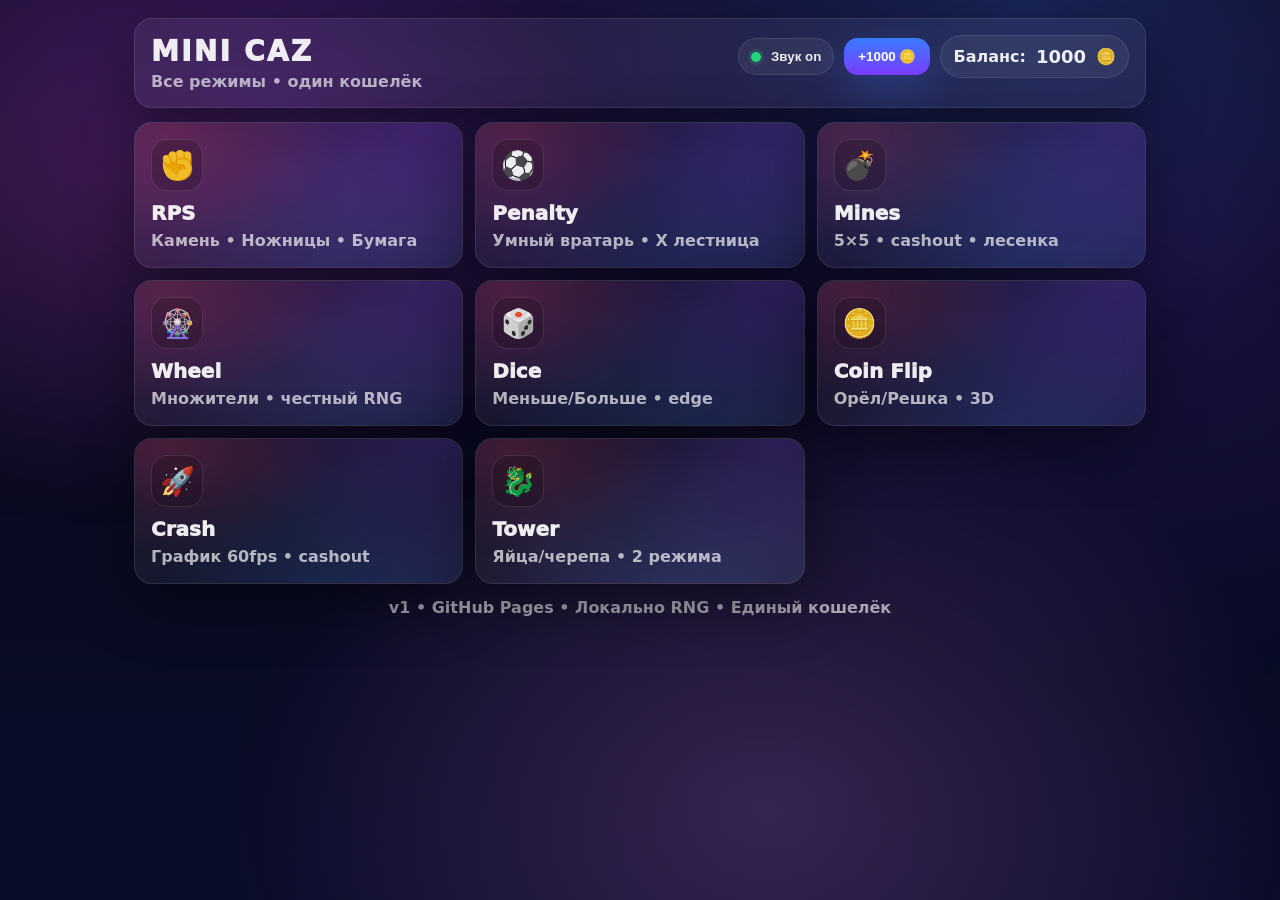
<file: index.html>
<!doctype html>
<html lang="ru">
<head>
  <meta charset="utf-8" />
  <meta name="viewport" content="width=device-width,initial-scale=1,viewport-fit=cover" />
  <title>Mini Caz</title>

  <link rel="stylesheet" href="./shared/theme.css" />
  <link rel="stylesheet" href="./home.css" />
</head>

<body>
  <div class="bg"></div>

  <div class="wrap">
    <header class="top glass">
      <div class="brand">
        <div class="brand__title">MINI CAZ</div>
        <div class="brand__sub">Все режимы • один кошелёк</div>
      </div>

      <div class="top__right">
        <button id="soundBtn" class="pill" type="button">
          <span class="dot" id="soundDot"></span>
          <span id="soundTxt">Звук on</span>
        </button>

        <button id="bonusBtn" class="btn btn--blue" type="button">+1000 🪙</button>

        <div class="pill pill--bal">
          Баланс: <b id="bal">0</b> 🪙
        </div>
      </div>
    </header>

    <main class="grid">
      <a class="card glass" href="./rps/">
        <div class="card__icon">✊</div>
        <div class="card__name">RPS</div>
        <div class="card__desc">Камень • Ножницы • Бумага</div>
      </a>

      <a class="card glass" href="./penalty/">
        <div class="card__icon">⚽</div>
        <div class="card__name">Penalty</div>
        <div class="card__desc">Умный вратарь • X лестница</div>
      </a>

      <a class="card glass" href="./mines/">
        <div class="card__icon">💣</div>
        <div class="card__name">Mines</div>
        <div class="card__desc">5×5 • cashout • лесенка</div>
      </a>

      <a class="card glass" href="./wheel/">
        <div class="card__icon">🎡</div>
        <div class="card__name">Wheel</div>
        <div class="card__desc">Множители • честный RNG</div>
      </a>

      <a class="card glass" href="./dice/">
        <div class="card__icon">🎲</div>
        <div class="card__name">Dice</div>
        <div class="card__desc">Меньше/Больше • edge</div>
      </a>

      <a class="card glass" href="./coinflip/">
        <div class="card__icon">🪙</div>
        <div class="card__name">Coin Flip</div>
        <div class="card__desc">Орёл/Решка • 3D</div>
      </a>

      <a class="card glass" href="./crash/">
        <div class="card__icon">🚀</div>
        <div class="card__name">Crash</div>
        <div class="card__desc">График 60fps • cashout</div>
      </a>

      <a class="card glass" href="./tower/">
        <div class="card__icon">🐉</div>
        <div class="card__name">Tower</div>
        <div class="card__desc">Яйца/черепа • 2 режима</div>
      </a>
    </main>

    <footer class="foot">
      <div class="muted">v1 • GitHub Pages • Локально RNG • Единый кошелёк</div>
    </footer>
  </div>

  <script src="./shared/wallet.js"></script>
  <script src="./home.js"></script>
</body>
</html>
</file>
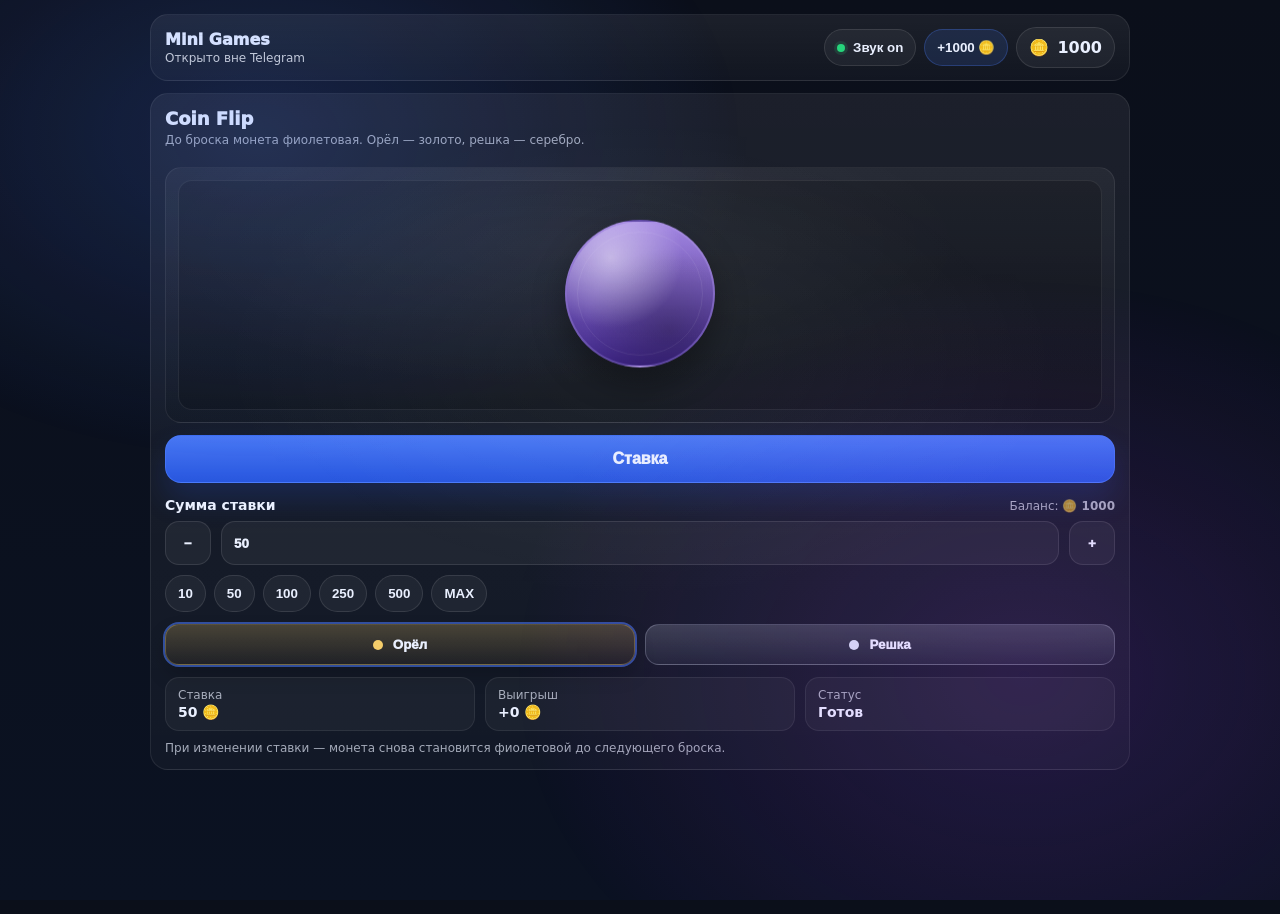
<file: coinflip/index.html>
<!doctype html>
<html lang="ru">
<head>
  <meta charset="utf-8" />
  <meta name="viewport" content="width=device-width,initial-scale=1,viewport-fit=cover" />
  <title>Mini Games — Coin Flip</title>

  <!-- shared theme + shared wallet -->
 <link rel="stylesheet" href="../shared/theme.css">
<script src="../shared/wallet.js"></script>

  <!-- game styles -->
  <link rel="stylesheet" href="./style.css" />
</head>
<body>
  <div class="bg"></div>

  <div class="app">
    <header class="topbar">
      <div class="topbar__left">
        <div class="title">Mini Games</div>
        <div id="subTitle" class="subtitle">Открыто вне Telegram</div>
      </div>

      <div class="topbar__right">
        <button id="soundBtn" class="pill" type="button" aria-label="Звук">
          <span class="dot"></span>
          <span id="soundText">Звук on</span>
        </button>

        <button id="bonusBtn" class="pill pill--bonus" type="button">+1000 🪙</button>

        <div class="pill pill--balance">🪙 <b id="balance">1000</b></div>
      </div>
    </header>

    <main class="card">
      <div class="cardHead">
        <div>
          <div class="h1">Coin Flip</div>
          <div class="hint">До броска монета фиолетовая. Орёл — золото, решка — серебро.</div>
        </div>
      </div>

      <section class="arena">
        <div class="coinPanel">
          <div class="coinWrap" aria-label="coin arena">
            <!-- 3D coin -->
            <div id="coin" class="coin3d coin3d--purple">
              <div class="coinFace coinFace--front"></div>
              <div class="coinEdge"></div>
              <div class="coinFace coinFace--back"></div>
            </div>
          </div>
        </div>

        <button id="flipBtn" class="btnPrimary" type="button">Ставка</button>

        <section class="controls">
          <div class="rowTitle">
            <div class="h2">Сумма ставки</div>
            <div class="muted">Баланс: <b>🪙 <span id="balance2">1000</span></b></div>
          </div>

          <div class="betRow">
            <button id="betMinus" class="btnSmall" type="button">−</button>
            <input id="betInput" class="betInput" type="number" min="1" step="1" value="50" />
            <button id="betPlus" class="btnSmall" type="button">+</button>
          </div>

          <div class="chips" role="group" aria-label="chips">
            <button class="chip" data-bet="10" type="button">10</button>
            <button class="chip" data-bet="50" type="button">50</button>
            <button class="chip" data-bet="100" type="button">100</button>
            <button class="chip" data-bet="250" type="button">250</button>
            <button class="chip" data-bet="500" type="button">500</button>
            <button class="chip" data-bet="max" type="button">MAX</button>
          </div>

          <div class="pickRow">
            <button id="pickEagle" class="pick pick--gold active" type="button">
              <span class="mark mark--gold"></span> Орёл
            </button>
            <button id="pickTail" class="pick pick--silver" type="button">
              <span class="mark mark--silver"></span> Решка
            </button>
          </div>

          <div class="stats">
            <div class="stat">
              <div class="label">Ставка</div>
              <div class="value"><b id="betView">50</b> 🪙</div>
            </div>
            <div class="stat">
              <div class="label">Выигрыш</div>
              <div class="value"><b id="winView">+0</b> 🪙</div>
            </div>
            <div class="stat">
              <div class="label">Статус</div>
              <div class="value"><b id="statusView">Готов</b></div>
            </div>
          </div>

          <div class="footNote">
            При изменении ставки — монета снова становится фиолетовой до следующего броска.
          </div>
        </section>
      </section>
    </main>
  </div>

  <script src="./app.js"></script>
</body>
</html>
</file>
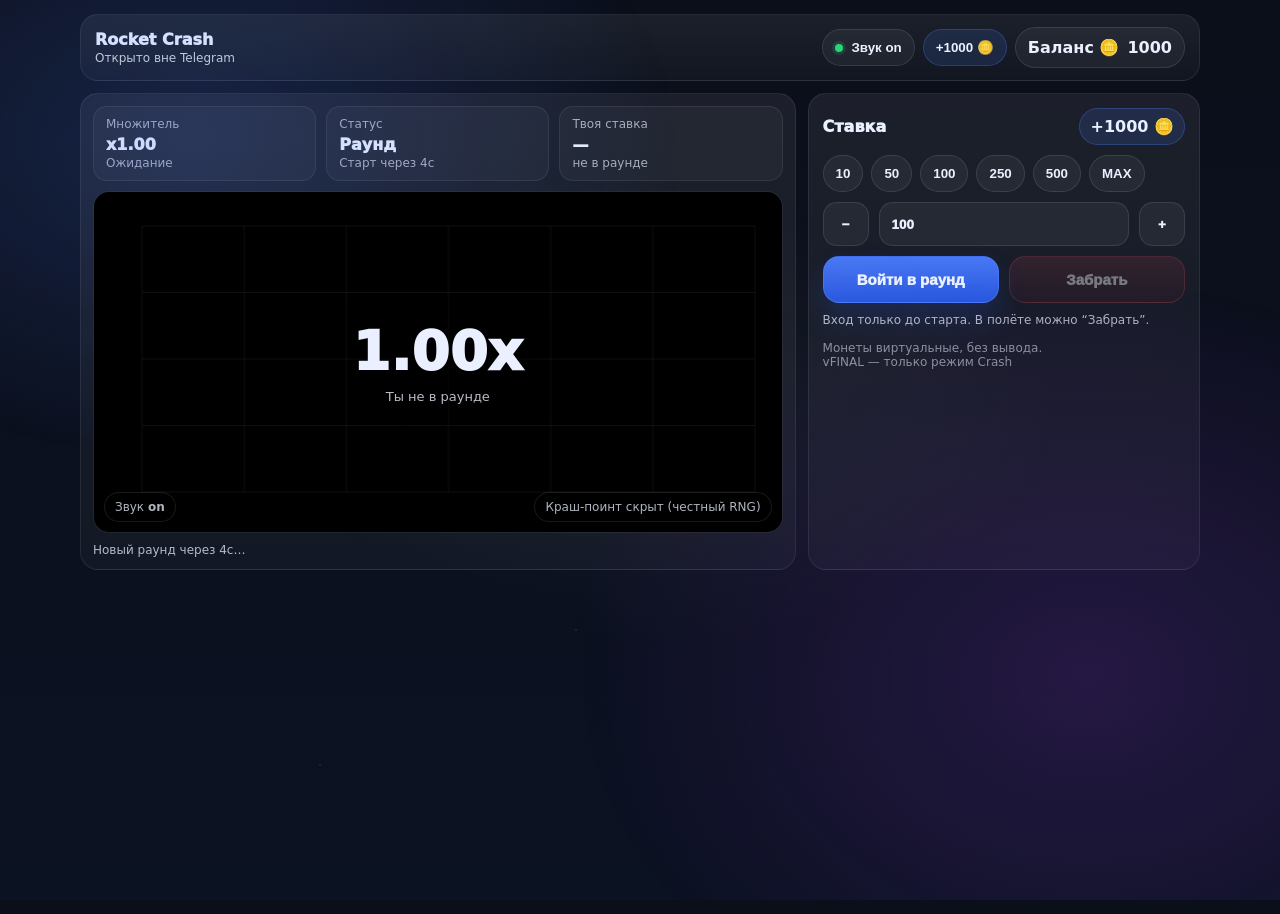
<file: crash/index.html>
<!doctype html>
<html lang="ru">
<head>
  <meta charset="utf-8" />
  <meta name="viewport" content="width=device-width,initial-scale=1,viewport-fit=cover" />
  <title>Rocket Crash</title>

  <!-- shared theme + shared wallet -->
 <link rel="stylesheet" href="../shared/theme.css">
<script src="../shared/wallet.js"></script>

  <link rel="stylesheet" href="./style.css" />
</head>
<body>
  <div class="bg"></div>
  <div class="stars"></div>

  <div class="app">
    <header class="topbar">
      <div class="topbar__left">
        <div class="title">Rocket Crash</div>
        <div id="subTitle" class="subtitle">Открыто вне Telegram</div>
      </div>

      <div class="topbar__right">
        <button id="soundBtn" class="pill" type="button">
          <span id="soundDot" class="dot"></span>
          <span id="soundText">Звук on</span>
        </button>

        <button id="bonusBtn" class="pill pill--bonus" type="button">+1000 🪙</button>

        <div class="pill pill--balance">Баланс 🪙 <b id="balance">1000</b></div>
      </div>
    </header>

    <main class="grid">
      <!-- LEFT: GAME -->
      <section class="panel panel--game">
        <div class="statsRow">
          <div class="statCard">
            <div class="k">Множитель</div>
            <div id="multVal" class="v">x1.00</div>
            <div id="multHint" class="s">Ожидание</div>
          </div>

          <div class="statCard">
            <div class="k">Статус</div>
            <div id="statusVal" class="v">Раунд</div>
            <div id="statusHint" class="s">Старт через 5с</div>
          </div>

          <div class="statCard">
            <div class="k">Твоя ставка</div>
            <div id="betVal" class="v">—</div>
            <div id="betHint" class="s">не в раунде</div>
          </div>
        </div>

        <div class="chartWrap">
          <canvas id="graph" class="chart"></canvas>

          <div class="overlay">
            <div id="overlayX" class="overlayX">1.00x</div>
            <div id="overlayText" class="overlayText">Ты не в раунде</div>
          </div>

          <div class="chartBadges">
            <div class="badge">Звук <b id="soundMini">on</b></div>
            <div class="badge badge--right">Краш-поинт скрыт (честный RNG)</div>
          </div>
        </div>

        <div id="bottomLine" class="bottomLine">Новый раунд через 5с…</div>
      </section>

      <!-- RIGHT: BET -->
      <aside class="panel panel--bet">
        <div class="betTitleRow">
          <div class="betTitle">Ставка</div>
          <div class="pill pill--bonus small">+1000 🪙</div>
        </div>

        <div class="chips" role="group" aria-label="chips">
          <button class="chip" data-bet="10" type="button">10</button>
          <button class="chip" data-bet="50" type="button">50</button>
          <button class="chip" data-bet="100" type="button">100</button>
          <button class="chip" data-bet="250" type="button">250</button>
          <button class="chip" data-bet="500" type="button">500</button>
          <button class="chip" data-bet="max" type="button">MAX</button>
        </div>

        <div class="betRow">
          <button id="betMinus" class="btnMini" type="button">−</button>
          <input id="betInput" class="betInput" type="number" min="1" step="1" value="100" />
          <button id="betPlus" class="btnMini" type="button">+</button>
        </div>

        <div class="actions">
          <button id="joinBtn" class="btnPrimary" type="button">Войти в раунд</button>
          <button id="cashBtn" class="btnDanger" type="button" disabled>Забрать</button>
        </div>

        <div class="betHelp">
          Вход только до старта. В полёте можно “Забрать”.
        </div>

        <div class="foot">
          Монеты виртуальные, без вывода.<br/>
          vFINAL — только режим Crash
        </div>
      </aside>
    </main>
  </div>

  <script src="./app.js"></script>
</body>
</html>
</file>
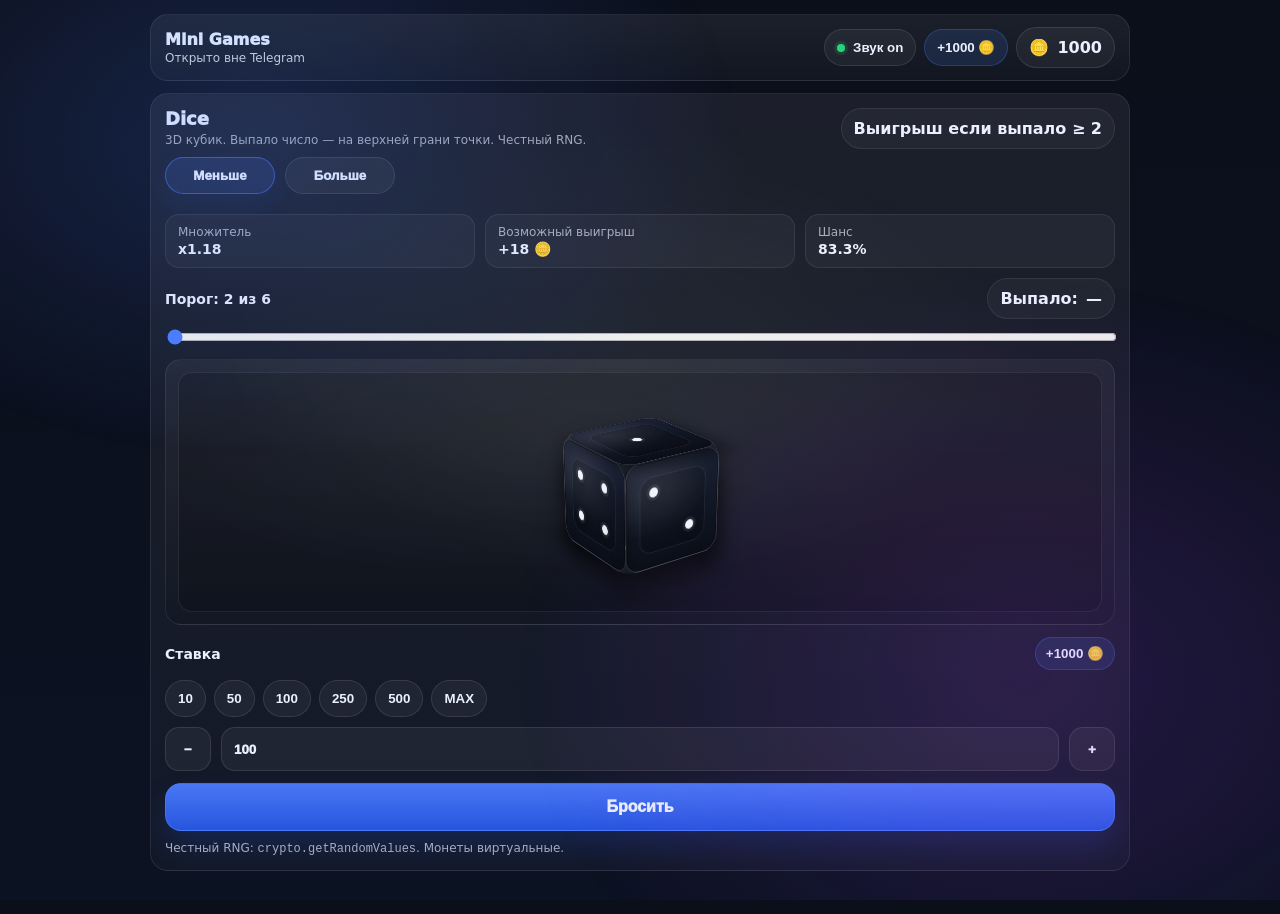
<file: dice/index.html>
<!doctype html>
<html lang="ru">
<head>
  <meta charset="utf-8" />
  <meta name="viewport" content="width=device-width,initial-scale=1,viewport-fit=cover" />
  <title>Mini Games — Dice</title>

  <!-- shared theme + shared wallet -->
<link rel="stylesheet" href="../shared/theme.css">
<script src="../shared/wallet.js"></script>

  <link rel="stylesheet" href="./style.css" />
</head>
<body>
  <div class="bg"></div>

  <div class="app">
    <header class="topbar">
      <div class="topbar__left">
        <div class="title">Mini Games</div>
        <div id="subTitle" class="subtitle">Открыто вне Telegram</div>
      </div>

      <div class="topbar__right">
        <button id="soundBtn" class="pill" type="button" aria-label="Звук">
          <span class="dot"></span>
          <span id="soundText">Звук on</span>
        </button>

        <button id="bonusBtn" class="pill pill--bonus" type="button">+1000 🪙</button>

        <div class="pill pill--balance">🪙 <b id="balance">1000</b></div>
      </div>
    </header>

    <main class="card">
      <div class="cardHead">
        <div class="cardHead__left">
          <div class="h1">Dice</div>
          <div class="hint">3D кубик. Выпало число — на верхней грани точки. Честный RNG.</div>

          <div class="modeRow">
            <button id="btnLess" class="seg active" type="button">Меньше</button>
            <button id="btnMore" class="seg" type="button">Больше</button>
          </div>
        </div>

        <div class="cardHead__right">
          <div class="pill pill--ghost" id="rulePill">Выигрыш если выпало ≤ 1</div>
        </div>
      </div>

      <section class="grid3">
        <div class="stat">
          <div class="label">Множитель</div>
          <div class="value"><b id="multView">x1.18</b></div>
        </div>
        <div class="stat">
          <div class="label">Возможный выигрыш</div>
          <div class="value"><b id="profitView">+0</b> 🪙</div>
        </div>
        <div class="stat">
          <div class="label">Шанс</div>
          <div class="value"><b id="chanceView">83.3%</b></div>
        </div>
      </section>

      <section class="threshold">
        <div class="thresholdHead">
          <div class="h2">Порог: <b><span id="thrView">2</span></b> из 6</div>
          <div class="pill pill--ghost">Выпало: <b id="rolledView">—</b></div>
        </div>
        <input id="thrRange" class="range" type="range" min="2" max="6" step="1" value="2" />
      </section>

      <section class="arena">
        <div class="arenaBox">
          <div class="cubeStage">
            <div class="cubeView">
              <div id="cube" class="cube">
                <div class="face face--front"  data-face="front"></div>
                <div class="face face--back"   data-face="back"></div>
                <div class="face face--right"  data-face="right"></div>
                <div class="face face--left"   data-face="left"></div>
                <div class="face face--top"    data-face="top"></div>
                <div class="face face--bottom" data-face="bottom"></div>
              </div>
            </div>
          </div>
        </div>
      </section>

      <section class="bet">
        <div class="betHead">
          <div class="h2">Ставка</div>
          <button id="bonusBtn2" class="pill pill--bonus pill--small" type="button">+1000 🪙</button>
        </div>

        <div class="chips">
          <button class="chip" data-bet="10" type="button">10</button>
          <button class="chip" data-bet="50" type="button">50</button>
          <button class="chip" data-bet="100" type="button">100</button>
          <button class="chip" data-bet="250" type="button">250</button>
          <button class="chip" data-bet="500" type="button">500</button>
          <button class="chip" data-bet="max" type="button">MAX</button>
        </div>

        <div class="betRow">
          <button id="betMinus" class="btnSmall" type="button">−</button>
          <input id="betInput" class="betInput" type="number" min="1" step="1" value="100" />
          <button id="betPlus" class="btnSmall" type="button">+</button>
        </div>

        <button id="rollBtn" class="btnPrimary" type="button">Бросить</button>

        <div class="footNote">
          Честный RNG: <code>crypto.getRandomValues</code>. Монеты виртуальные.
        </div>
      </section>
    </main>
  </div>

  <script src="./app.js"></script>
</body>
</html>
</file>
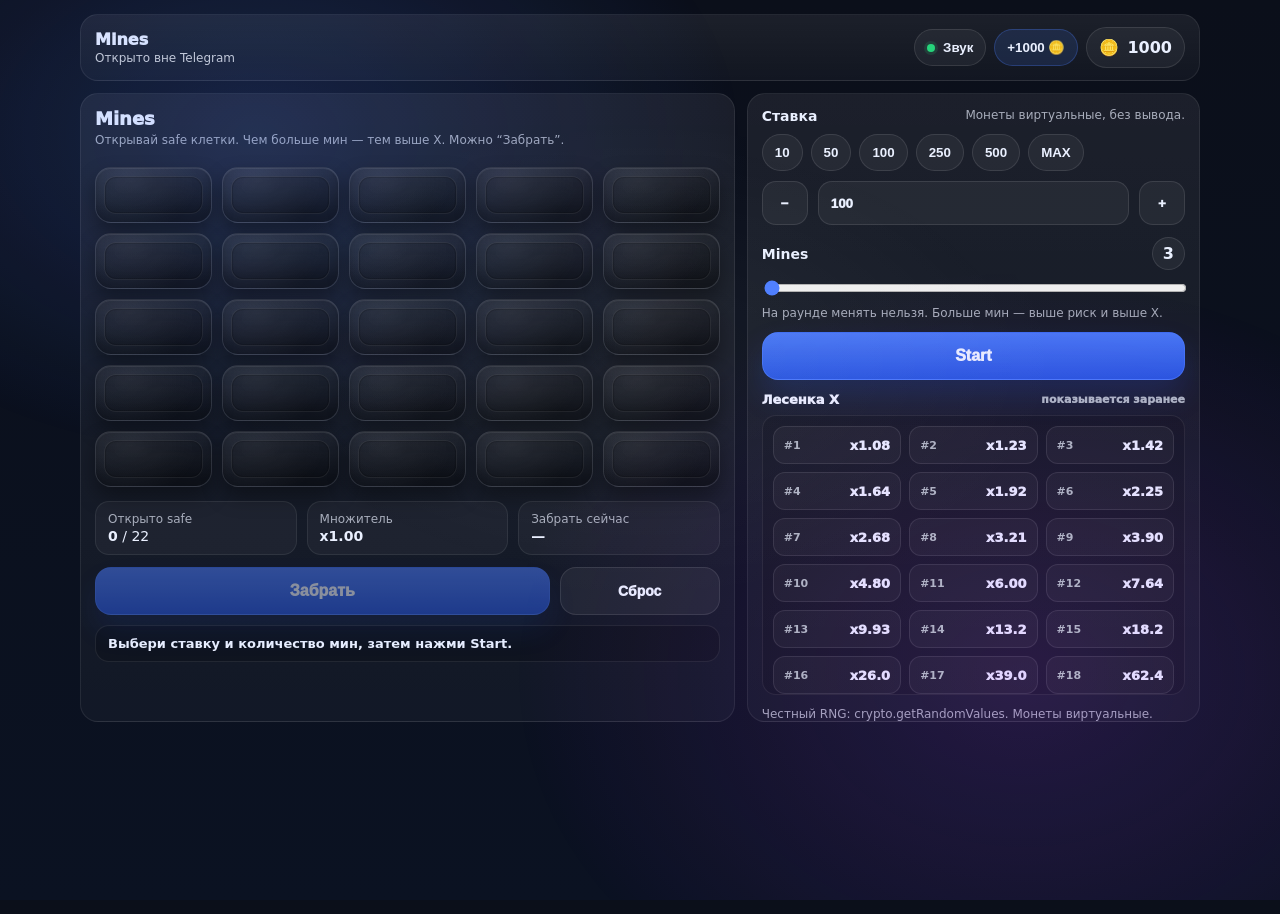
<file: mines/index.html>
<!doctype html>
<html lang="ru">
<head>
  <meta charset="utf-8" />
  <meta name="viewport" content="width=device-width,initial-scale=1,viewport-fit=cover" />
  <title>Mini Games — Mines</title>

  <!-- shared theme + shared wallet -->
  <link rel="stylesheet" href="../shared/theme.css">
<script src="../shared/wallet.js"></script>

  <link rel="stylesheet" href="./style.css" />
</head>
<body>
  <div class="bg"></div>

  <div class="app">
    <header class="topbar">
      <div class="topbar__left">
        <div class="title">Mines</div>
        <div id="subTitle" class="subtitle">Открыто вне Telegram</div>
      </div>

      <div class="topbar__right">
        <button id="soundBtn" class="pill" type="button" aria-label="Звук">
          <span class="dot"></span>
          <span id="soundText">Звук</span>
        </button>

        <button id="bonusBtn" class="pill pill--bonus" type="button">+1000 🪙</button>

        <div class="pill pill--balance">🪙 <b id="balance">1000</b></div>
      </div>
    </header>

    <main class="layout">
      <!-- LEFT: поле -->
      <section class="panel panel--left">
        <div class="panelHead">
          <div>
            <div class="h1">Mines</div>
            <div class="hint">Открывай safe клетки. Чем больше мин — тем выше X. Можно “Забрать”.</div>
          </div>
        </div>

        <div id="grid" class="grid" aria-label="mines grid"></div>

        <div class="statsRow">
          <div class="statBox">
            <div class="label">Открыто safe</div>
            <div class="value"><b id="openedView">0</b> / <span id="safeMaxView">22</span></div>
          </div>
          <div class="statBox">
            <div class="label">Множитель</div>
            <div class="value"><b id="multView">x1.00</b></div>
          </div>
          <div class="statBox">
            <div class="label">Забрать сейчас</div>
            <div class="value"><b id="cashNowView">—</b></div>
          </div>
        </div>

        <div class="actionsRow">
          <button id="cashoutBtn" class="btnPrimary" type="button" disabled>Забрать</button>
          <button id="resetBtn" class="btnGhost" type="button">Сброс</button>
        </div>

        <div id="msg" class="msg">Выбери ставку и количество мин, затем нажми Start.</div>
      </section>

      <!-- RIGHT: управление -->
      <aside class="panel panel--right">
        <div class="panelHead">
          <div class="h2">Ставка</div>
          <div class="muted">Монеты виртуальные, без вывода.</div>
        </div>

        <div class="chips" role="group" aria-label="chips">
          <button class="chip" data-bet="10" type="button">10</button>
          <button class="chip" data-bet="50" type="button">50</button>
          <button class="chip" data-bet="100" type="button">100</button>
          <button class="chip" data-bet="250" type="button">250</button>
          <button class="chip" data-bet="500" type="button">500</button>
          <button class="chip" data-bet="max" type="button">MAX</button>
        </div>

        <div class="betRow">
          <button id="betMinus" class="btnSmall" type="button">−</button>
          <input id="betInput" class="betInput" type="number" min="1" step="1" value="100" />
          <button id="betPlus" class="btnSmall" type="button">+</button>
        </div>

        <div class="rangeBlock">
          <div class="rangeTitle">
            <div class="h2">Mines</div>
            <div class="pill pill--mini"><b id="minesView">3</b></div>
          </div>
          <input id="minesRange" class="range" type="range" min="3" max="24" value="3" />
          <div class="muted" style="margin-top:6px;">
            На раунде менять нельзя. Больше мин — выше риск и выше X.
          </div>
        </div>

        <button id="startBtn" class="btnPrimary" type="button">Start</button>

        <!-- LADDER -->
        <div class="ladderWrap">
          <div class="ladderTitle">
            <span>Лесенка X</span>
            <span class="ladderHint">показывается заранее</span>
          </div>

          <div class="ladderBox">
            <div id="ladderGrid" class="ladderGrid"></div>
          </div>
        </div>

        <div class="footerNote">
          Честный RNG: crypto.getRandomValues. Монеты виртуальные.
        </div>
      </aside>
    </main>
  </div>

  <script src="./app.js"></script>
</body>
</html>
</file>
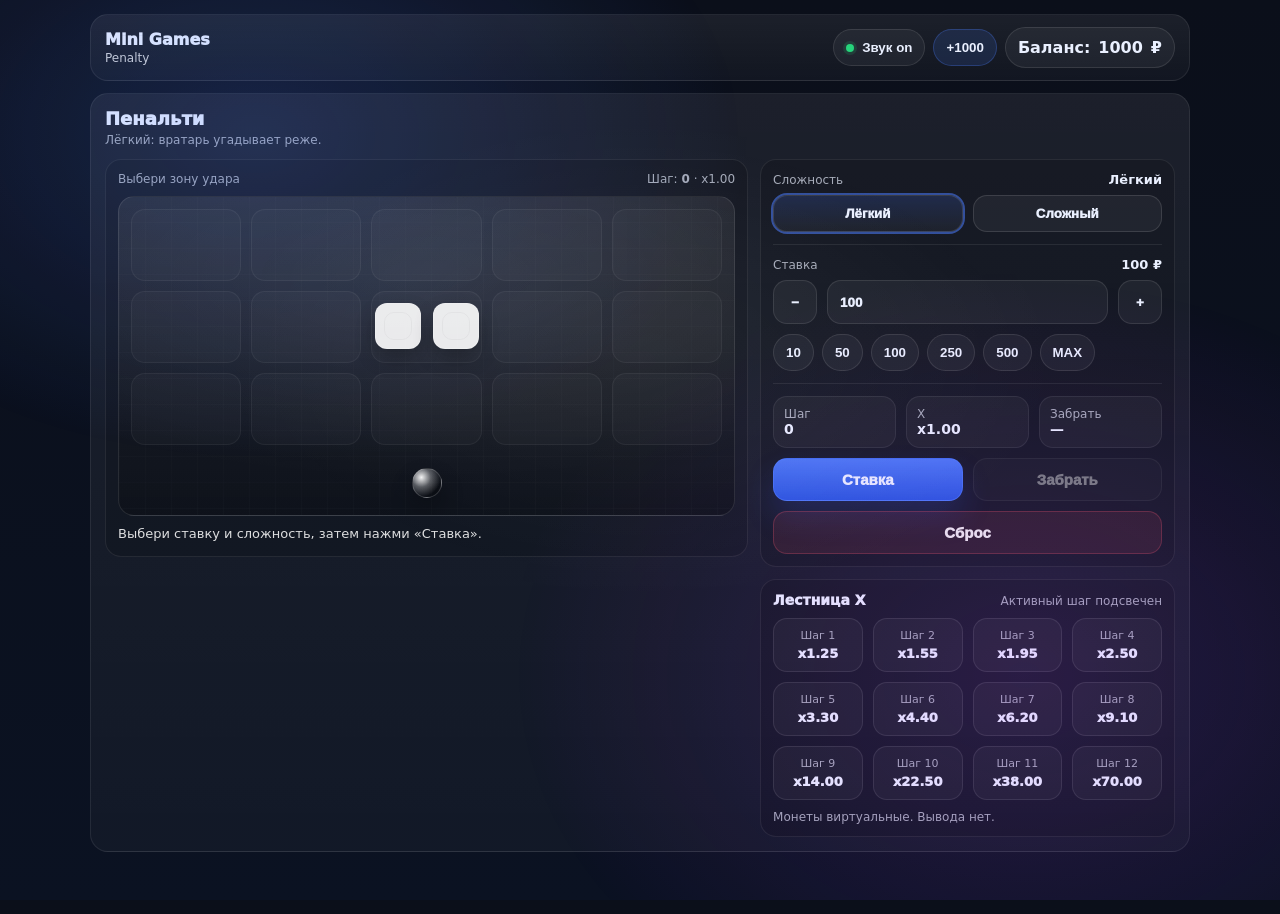
<file: penalty/index.html>
<!doctype html>
<html lang="ru">
<head>
  <meta charset="utf-8" />
  <meta name="viewport" content="width=device-width,initial-scale=1,viewport-fit=cover" />
  <title>Mini Games — Penalty</title>

  <!-- shared theme + shared wallet -->
 <link rel="stylesheet" href="../shared/theme.css">
<script src="../shared/wallet.js"></script>

  <link rel="stylesheet" href="./style.css" />
</head>
<body>
  <div class="bg"></div>

  <div class="app">
    <header class="topbar">
      <div class="topbar__left">
        <div class="title">Mini Games</div>
        <div class="subtitle">Penalty</div>
      </div>

      <div class="topbar__right">
        <button id="soundBtn" class="pill" type="button" aria-label="Звук">
          <span id="soundDot" class="dot"></span>
          <span id="soundTxt">Звук on</span>
        </button>

        <button id="bonusBtn" class="pill pill--bonus" type="button">+1000</button>

        <div class="pill pill--balance">Баланс: <b id="bal">1000</b> ₽</div>
      </div>
    </header>

    <main class="card">
      <div class="head">
        <div class="h1">Пенальти</div>
        <div class="hint" id="diffHint">Лёгкий: вратарь угадывает реже.</div>
      </div>

      <div class="layout">
        <!-- LEFT: Goal -->
        <section class="left">
          <div class="goalWrap">
            <div class="goalTitle">
              <div class="mini">Выбери зону удара</div>
              <div class="miniRight">
                Шаг: <b id="stepMini">0</b> · <span id="xMini">x1.00</span>
              </div>
            </div>

            <div id="goalFrame" class="goalFrame">
              <div class="goalNet"></div>

              <div id="zones" class="zones" aria-label="goal zones"></div>

              <!-- gloves group -->
              <div id="gloves" class="gloves" aria-label="goalie gloves">
                <div class="glove g1"></div>
                <div class="glove g2"></div>
              </div>

              <!-- ball -->
              <div id="ball" class="ball" aria-label="ball"></div>
            </div>

            <div id="msg" class="msg">Выбери ставку и сложность, затем нажми «Ставка».</div>
          </div>
        </section>

        <!-- RIGHT: Controls -->
        <aside class="right">
          <div class="panel">
            <div class="row">
              <div class="lab">Сложность</div>
              <div class="val"><b id="diffLabel">Лёгкий</b></div>
            </div>

            <div class="diffRow">
              <button id="easyBtn" class="seg active" type="button">Лёгкий</button>
              <button id="hardBtn" class="seg" type="button">Сложный</button>
            </div>

            <div class="hr"></div>

            <div class="row">
              <div class="lab">Ставка</div>
              <div class="val"><b id="betLabel">100</b> ₽</div>
            </div>

            <div class="betRow">
              <button id="minus" class="btnSmall" type="button">−</button>
              <input id="bet" class="betInput" type="number" min="1" step="1" value="100" />
              <button id="plus" class="btnSmall" type="button">+</button>
            </div>

            <div class="chips">
              <button class="chip" data-chip="10" type="button">10</button>
              <button class="chip" data-chip="50" type="button">50</button>
              <button class="chip" data-chip="100" type="button">100</button>
              <button class="chip" data-chip="250" type="button">250</button>
              <button class="chip" data-chip="500" type="button">500</button>
              <button class="chip" data-chip="max" type="button">MAX</button>
            </div>

            <div class="hr"></div>

            <div class="stats">
              <div class="s">
                <div class="lab">Шаг</div>
                <div class="val"><b id="stepTxt">0</b></div>
              </div>
              <div class="s">
                <div class="lab">X</div>
                <div class="val"><b id="xTxt">x1.00</b></div>
              </div>
              <div class="s">
                <div class="lab">Забрать</div>
                <div class="val"><b id="cashLabel">—</b></div>
              </div>
            </div>

            <div class="actions">
              <button id="placeBtn" class="btnPrimary" type="button">Ставка</button>
              <button id="cashBtn" class="btnGhost" type="button">Забрать</button>
              <button id="resetBtn" class="btnGhost2" type="button">Сброс</button>
            </div>
          </div>

          <div class="ladderWrap">
            <div class="ladderHead">
              <div class="h2">Лестница X</div>
              <div class="muted">Активный шаг подсвечен</div>
            </div>
            <div id="ladder" class="ladder"></div>
            <div class="tiny">Монеты виртуальные. Вывода нет.</div>
          </div>
        </aside>
      </div>
    </main>
  </div>

  <script src="./app.js"></script>
</body>
</html>
</file>
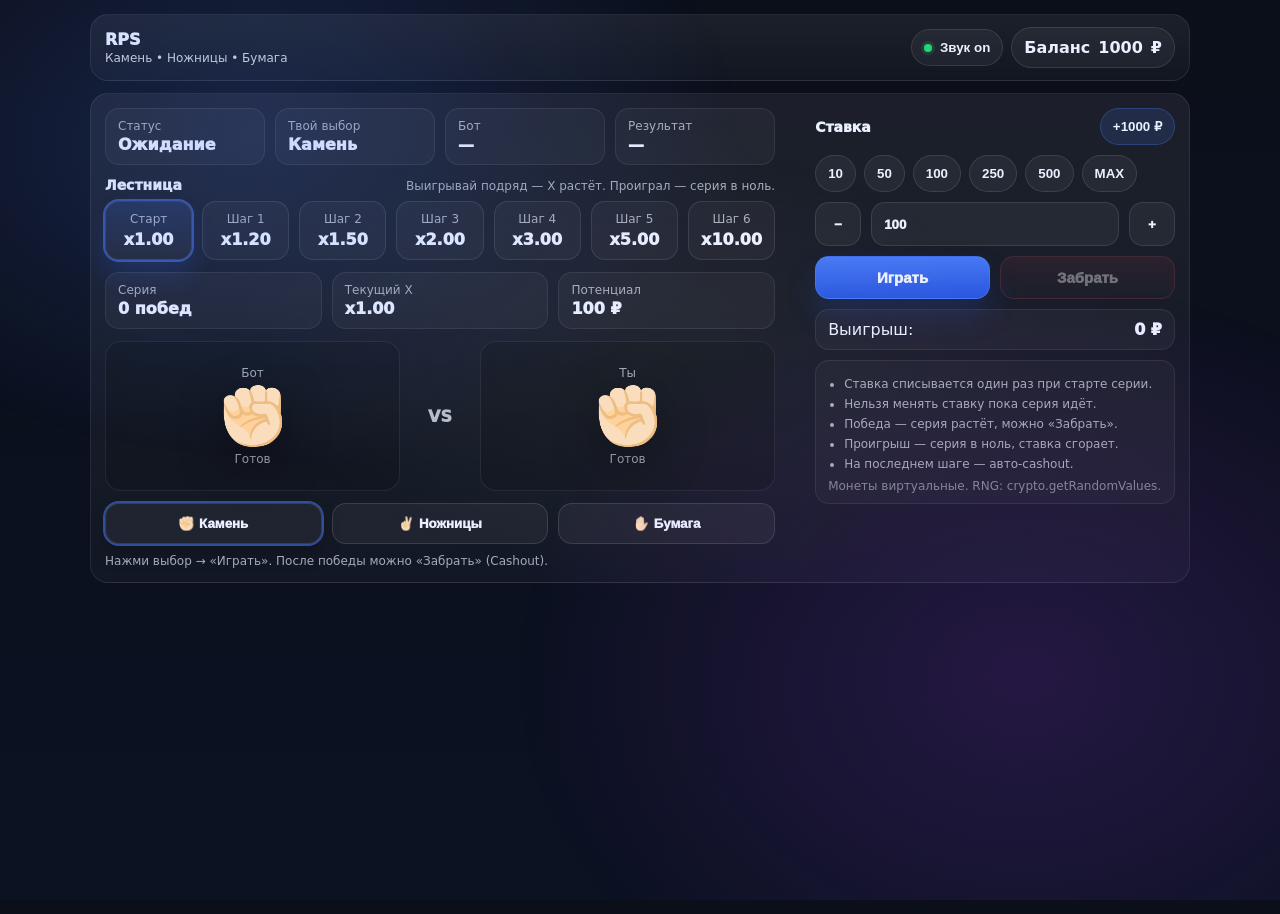
<file: rps/index.html>
<!doctype html>
<html lang="ru">
<head>
  <meta charset="utf-8" />
  <meta name="viewport" content="width=device-width,initial-scale=1,viewport-fit=cover" />
  <title>RPS</title>

  <!-- shared theme + shared wallet -->
 <link rel="stylesheet" href="../shared/theme.css">
<script src="../shared/wallet.js"></script>

  <!-- game styles -->
  <link rel="stylesheet" href="./style.css" />
</head>
<body>
  <div class="bg"></div>

  <div class="app">
    <header class="topbar">
      <div class="topbar__left">
        <div class="title">RPS</div>
        <div class="subtitle">Камень • Ножницы • Бумага</div>
      </div>

      <div class="topbar__right">
        <button id="soundBtn" class="pill" type="button" aria-label="Звук">
          <span class="dot"></span><span id="soundText">Звук on</span>
        </button>
        <div class="pill pill--balance">Баланс <b id="balance">1000</b> ₽</div>
      </div>
    </header>

    <main class="card layout">
      <!-- LEFT -->
      <section class="left">
        <div class="badges">
          <div class="badge">
            <div class="label">Статус</div>
            <div id="statusView" class="value">Ожидание</div>
          </div>
          <div class="badge">
            <div class="label">Твой выбор</div>
            <div id="youPickView" class="value">—</div>
          </div>
          <div class="badge">
            <div class="label">Бот</div>
            <div id="botPickView" class="value">—</div>
          </div>
          <div class="badge">
            <div class="label">Результат</div>
            <div id="resultView" class="value">—</div>
          </div>
        </div>

        <div class="ladderWrap">
          <div class="ladderHead">
            <div class="h2">Лестница</div>
            <div class="muted">Выигрывай подряд — X растёт. Проиграл — серия в ноль.</div>
          </div>
          <div id="ladder" class="ladder"></div>
        </div>

        <div class="seriesRow">
          <div class="panel">
            <div class="label">Серия</div>
            <div id="seriesView" class="big">0 побед</div>
          </div>
          <div class="panel">
            <div class="label">Текущий X</div>
            <div id="multView" class="big">x1.00</div>
          </div>
          <div class="panel">
            <div class="label">Потенциал</div>
            <div id="potentialView" class="big">0 ₽</div>
          </div>
        </div>

        <div class="vsRow">
          <div class="vsCard">
            <div class="cap">Бот</div>
            <div id="botIcon" class="icon">✊🏻</div>
            <div class="cap muted">Готов</div>
          </div>

          <div class="vsMid">VS</div>

          <div class="vsCard">
            <div class="cap">Ты</div>
            <div id="youIcon" class="icon">✊🏻</div>
            <div class="cap muted">Готов</div>
          </div>
        </div>

        <div class="pickBar">
          <button class="pickBtn active" data-move="rock" type="button">✊🏻 Камень</button>
          <button class="pickBtn" data-move="scissors" type="button">✌🏻 Ножницы</button>
          <button class="pickBtn" data-move="paper" type="button">✋🏻 Бумага</button>
        </div>

        <div class="foot muted">Нажми выбор → «Играть». После победы можно «Забрать» (Cashout).</div>
      </section>

      <!-- RIGHT -->
      <aside class="right">
        <div class="rightHead">
          <div class="h2">Ставка</div>
          <button id="bonusBtn" class="pill pill--bonus" type="button">+1000 ₽</button>
        </div>

        <div class="chips" role="group" aria-label="chips">
          <button class="chip" data-bet="10" type="button">10</button>
          <button class="chip" data-bet="50" type="button">50</button>
          <button class="chip" data-bet="100" type="button">100</button>
          <button class="chip" data-bet="250" type="button">250</button>
          <button class="chip" data-bet="500" type="button">500</button>
          <button class="chip" data-bet="max" type="button">MAX</button>
        </div>

        <div class="betRow">
          <button id="betMinus" class="btnSmall" type="button">−</button>
          <input id="betInput" class="betInput" type="number" min="1" step="1" value="100" />
          <button id="betPlus" class="btnSmall" type="button">+</button>
        </div>

        <div class="actions">
          <button id="playBtn" class="btnPrimary" type="button">Играть</button>
          <button id="cashoutBtn" class="btnGhost" type="button" disabled>Забрать</button>
        </div>

        <div class="winBox">
          <div>Выигрыш:</div>
          <div id="winView" class="winValue">0 ₽</div>
        </div>

        <div class="rules">
          <ul>
            <li>Ставка списывается один раз при старте серии.</li>
            <li>Нельзя менять ставку пока серия идёт.</li>
            <li>Победа — серия растёт, можно «Забрать».</li>
            <li>Проигрыш — серия в ноль, ставка сгорает.</li>
            <li>На последнем шаге — авто-cashout.</li>
          </ul>
          <div class="tiny muted">Монеты виртуальные. RNG: crypto.getRandomValues.</div>
        </div>
      </aside>
    </main>
  </div>

  <script src="./app.js"></script>
</body>
</html>
</file>
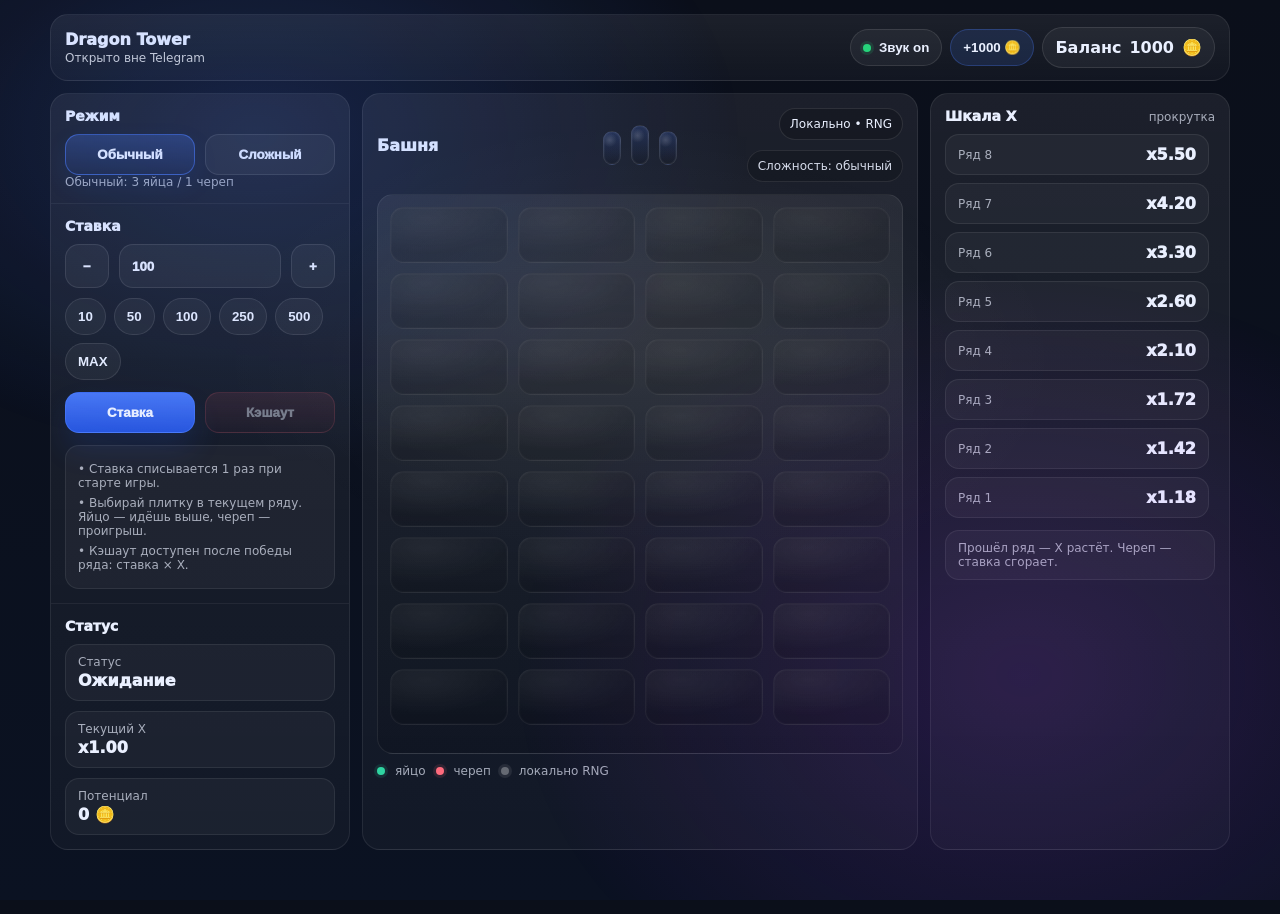
<file: tower/index.html>
<!doctype html>
<html lang="ru">
<head>
  <meta charset="utf-8" />
  <meta name="viewport" content="width=device-width,initial-scale=1,viewport-fit=cover" />
  <title>Mini Games — Dragon Tower</title>

  <!-- ОБЩИЙ СТИЛЬ + ОБЩИЙ КОШЕЛЁК (обязательно) -->
 <link rel="stylesheet" href="../shared/theme.css">
<script src="../shared/wallet.js"></script>

  <link rel="stylesheet" href="./style.css" />
</head>
<body>
  <div class="bg"></div>

  <div class="app">
    <header class="topbar">
      <div class="topbar__left">
        <div class="title">Dragon Tower</div>
        <div id="subTitle" class="subtitle">Открыто вне Telegram</div>
      </div>

      <div class="topbar__right">
        <button id="soundBtn" class="pill" type="button" aria-label="Звук">
          <span class="dot"></span>
          <span id="soundText">Звук on</span>
        </button>

        <button id="bonusBtn" class="pill pill--bonus" type="button">+1000 🪙</button>

        <div class="pill pill--balance">Баланс <b id="balance">1000</b> 🪙</div>
      </div>
    </header>

    <main class="layout">
      <!-- LEFT -->
      <aside class="panel">
        <div class="panel__block">
          <div class="blockTitle">Режим</div>
          <div class="modeRow" role="group" aria-label="mode">
            <button id="modeNormal" class="seg active" type="button">Обычный</button>
            <button id="modeHard" class="seg" type="button">Сложный</button>
          </div>
          <div id="modeHint" class="tiny muted">Обычный: 3 яйца / 1 череп</div>
        </div>

        <div class="panel__block">
          <div class="blockTitle">Ставка</div>

          <div class="betRow">
            <button id="betMinus" class="btnMini" type="button">−</button>
            <input id="betInput" class="betInput" type="number" min="1" step="1" value="100" />
            <button id="betPlus" class="btnMini" type="button">+</button>
          </div>

          <div class="chips" role="group" aria-label="chips">
            <button class="chip" data-bet="10" type="button">10</button>
            <button class="chip" data-bet="50" type="button">50</button>
            <button class="chip" data-bet="100" type="button">100</button>
            <button class="chip" data-bet="250" type="button">250</button>
            <button class="chip" data-bet="500" type="button">500</button>
            <button class="chip" data-bet="max" type="button">MAX</button>
          </div>

          <div class="actionRow">
            <button id="startBtn" class="btnPrimary" type="button">Ставка</button>
            <button id="cashoutBtn" class="btnDanger" type="button" disabled>Кэшаут</button>
          </div>

          <div class="rules">
            <div class="rule">• Ставка списывается 1 раз при старте игры.</div>
            <div class="rule">• Выбирай плитку в текущем ряду. Яйцо — идёшь выше, череп — проигрыш.</div>
            <div class="rule">• Кэшаут доступен после победы ряда: ставка × X.</div>
          </div>
        </div>

        <div class="panel__block">
          <div class="blockTitle">Статус</div>

          <div class="statusGrid">
            <div class="stat">
              <div class="stat__label">Статус</div>
              <div id="statusText" class="stat__value">Ожидание</div>
            </div>

            <div class="stat">
              <div class="stat__label">Текущий X</div>
              <div id="xText" class="stat__value">x1.00</div>
            </div>

            <div class="stat">
              <div class="stat__label">Потенциал</div>
              <div id="potentialText" class="stat__value">0 🪙</div>
            </div>
          </div>
        </div>
      </aside>

      <!-- CENTER -->
      <section class="boardCard">
        <div class="boardHead">
          <div class="boardHead__left">
            <div class="h1">Башня</div>
          </div>

          <!-- decorative 3 towers -->
          <div class="towers" aria-hidden="true">
            <div class="towerPip"></div>
            <div class="towerPip"></div>
            <div class="towerPip"></div>
          </div>

          <div class="boardHead__right">
            <div class="tag">Локально • RNG</div>
            <div id="difficultyTag" class="tag tag--muted">Сложность: обычный</div>
          </div>
        </div>

        <div id="towerGrid" class="towerGrid" aria-label="tower grid"></div>

        <div class="legend">
          <span class="legendDot legendDot--egg"></span> яйцо
          <span class="legendDot legendDot--skull"></span> череп
          <span class="legendDot legendDot--rng"></span> локально RNG
        </div>
      </section>

      <!-- RIGHT -->
      <aside class="panel panel--right">
        <div class="panel__block">
          <div class="blockTitleRow">
            <div class="blockTitle">Шкала X</div>
            <div class="tiny muted">прокрутка</div>
          </div>

          <div id="ladder" class="ladder" aria-label="ladder"></div>

          <div class="tip">
            Прошёл ряд — X растёт. Череп — ставка сгорает.
          </div>
        </div>
      </aside>
    </main>
  </div>

  <script src="./app.js"></script>
</body>
</html>
</file>
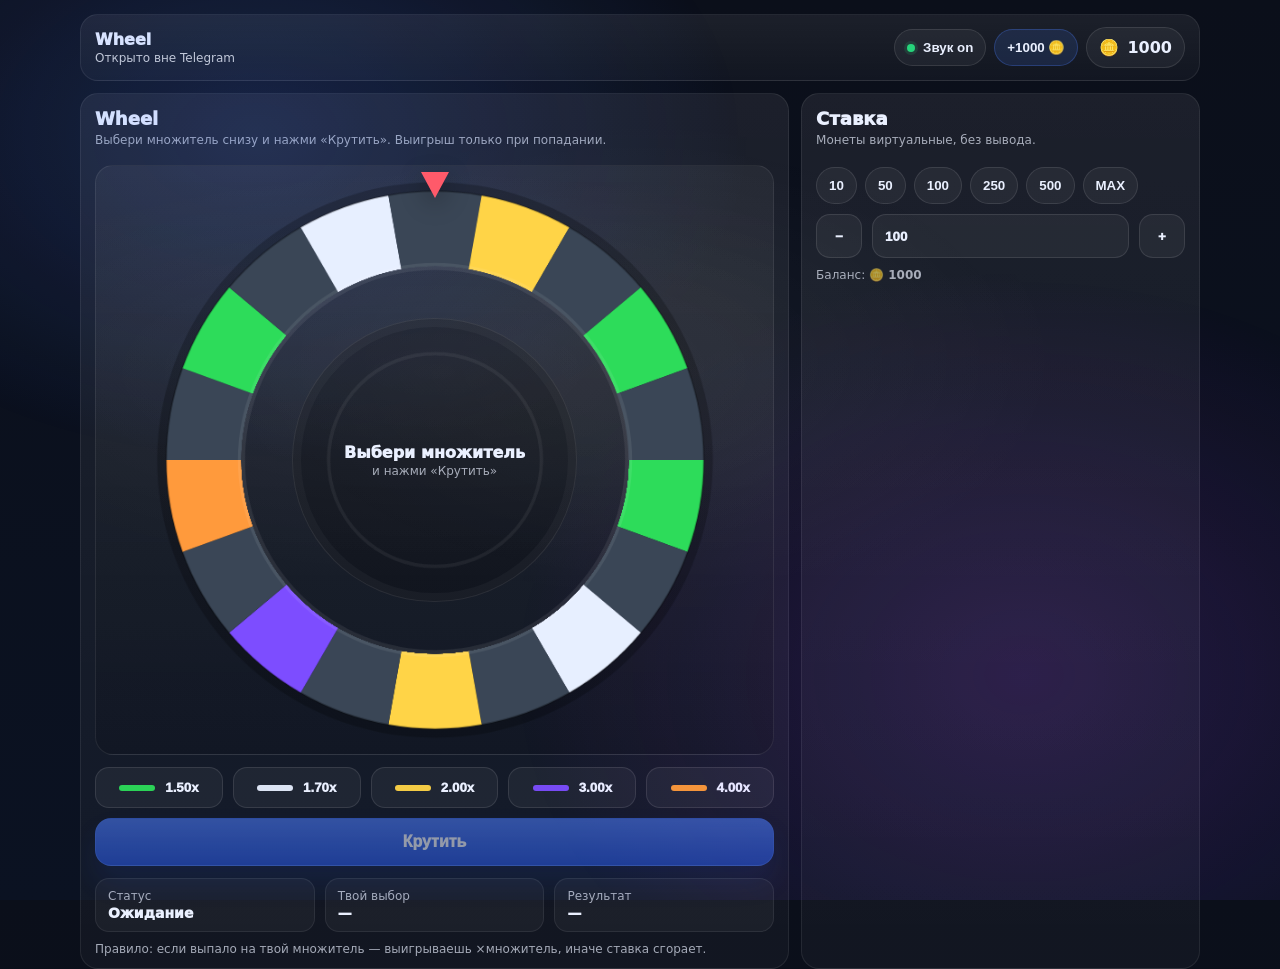
<file: wheel/index.html>
<!doctype html>
<html lang="ru">
<head>
  <meta charset="utf-8" />
  <meta name="viewport" content="width=device-width,initial-scale=1,viewport-fit=cover" />
  <title>Mini Games — Wheel</title>

  <!-- ОБЩИЙ СТИЛЬ + ОБЩИЙ КОШЕЛЁК (обязательно) -->
  <link rel="stylesheet" href="../shared/theme.css">
<script src="../shared/wallet.js"></script>

  <link rel="stylesheet" href="./style.css" />
</head>
<body>
  <div class="bg"></div>

  <div class="app">
    <header class="topbar">
      <div class="topbar__left">
        <div class="title">Wheel</div>
        <div id="subTitle" class="subtitle">Открыто вне Telegram</div>
      </div>

      <div class="topbar__right">
        <button id="soundBtn" class="pill" type="button" aria-label="Звук">
          <span class="dot"></span>
          <span id="soundText">Звук on</span>
        </button>

        <button id="bonusBtn" class="pill pill--bonus" type="button">+1000 🪙</button>

        <div class="pill pill--balance">🪙 <b id="balance">1000</b></div>
      </div>
    </header>

    <main class="layout">
      <!-- LEFT -->
      <section class="card card--left">
        <div class="cardHead">
          <div class="h1">Wheel</div>
          <div class="hint">Выбери множитель снизу и нажми «Крутить». Выигрыш только при попадании.</div>
        </div>

        <div class="wheelWrap">
          <div class="wheelPanel">
            <div class="pointer" aria-hidden="true"></div>
            <canvas id="wheel" width="620" height="620"></canvas>
            <div class="wheelCenter">
              <div class="centerText">Выбери множитель</div>
              <div class="centerSub">и нажми «Крутить»</div>
            </div>
          </div>
        </div>

        <div class="choiceRow" role="group" aria-label="Выбор множителя">
          <button class="pick" data-pick="1.5" type="button"><span class="bar bar--green"></span>1.50x</button>
          <button class="pick" data-pick="1.7" type="button"><span class="bar bar--white"></span>1.70x</button>
          <button class="pick" data-pick="2.0" type="button"><span class="bar bar--yellow"></span>2.00x</button>
          <button class="pick" data-pick="3.0" type="button"><span class="bar bar--purple"></span>3.00x</button>
          <button class="pick" data-pick="4.0" type="button"><span class="bar bar--orange"></span>4.00x</button>
        </div>

        <button id="spinBtn" class="btnPrimary" type="button" disabled>Крутить</button>

        <div class="statusRow">
          <div class="statusBox">
            <div class="label">Статус</div>
            <div class="value" id="statusView">Ожидание</div>
          </div>
          <div class="statusBox">
            <div class="label">Твой выбор</div>
            <div class="value" id="pickView">—</div>
          </div>
          <div class="statusBox">
            <div class="label">Результат</div>
            <div class="value" id="resultView">—</div>
          </div>
        </div>

        <div class="footNote">
          Правило: если выпало на твой множитель — выигрываешь ×множитель, иначе ставка сгорает.
        </div>
      </section>

      <!-- RIGHT -->
      <aside class="card card--right">
        <div class="cardHead">
          <div class="h1">Ставка</div>
          <div class="hint">Монеты виртуальные, без вывода.</div>
        </div>

        <div class="betBox">
          <div class="chips" role="group" aria-label="chips">
            <button class="chip" data-bet="10" type="button">10</button>
            <button class="chip" data-bet="50" type="button">50</button>
            <button class="chip" data-bet="100" type="button">100</button>
            <button class="chip" data-bet="250" type="button">250</button>
            <button class="chip" data-bet="500" type="button">500</button>
            <button class="chip" data-bet="max" type="button">MAX</button>
          </div>

          <div class="betRow">
            <button id="betMinus" class="btnSmall" type="button">−</button>
            <input id="betInput" class="betInput" type="number" min="1" step="1" value="100" />
            <button id="betPlus" class="btnSmall" type="button">+</button>
          </div>

          <div class="mutedLine">
            Баланс: <b>🪙 <span id="balance2">1000</span></b>
          </div>
        </div>
      </aside>
    </main>
  </div>

  <script src="./app.js"></script>
</body>
</html>
</file>
<file: shared/theme.css>
:root{
  --bg0:#070816;
  --bg1:#0a0d2a;
  --card: rgba(255,255,255,.06);
  --stroke: rgba(255,255,255,.10);
  --text: rgba(255,255,255,.92);
  --muted: rgba(255,255,255,.62);

  --blue:#3a7bff;
  --purple:#7a3cff;
  --red:#ff3d6e;

  --good:#26d47b;
  --bad:#ff5a6a;

  --r: 18px;
  --shadow: 0 18px 60px rgba(0,0,0,.45);
}

*{ box-sizing:border-box; }
html,body{ height:100%; }
body{
  margin:0;
  font-family: ui-sans-serif, system-ui, -apple-system, Segoe UI, Roboto, Arial, "Noto Sans", "Helvetica Neue";
  color: var(--text);
  background: radial-gradient(1200px 700px at 20% 10%, rgba(122,60,255,.30), transparent 60%),
              radial-gradient(900px 600px at 80% 0%, rgba(58,123,255,.25), transparent 55%),
              radial-gradient(900px 700px at 60% 90%, rgba(255,61,110,.18), transparent 60%),
              linear-gradient(180deg, var(--bg0), var(--bg1));
  overflow-x:hidden;
}

.bg{
  position:fixed;
  inset:0;
  pointer-events:none;
  opacity:.9;
  background:
    radial-gradient(900px 600px at 10% 20%, rgba(255,61,110,.14), transparent 60%),
    radial-gradient(900px 700px at 90% 30%, rgba(122,60,255,.18), transparent 60%),
    radial-gradient(900px 700px at 60% 90%, rgba(58,123,255,.16), transparent 60%);
}

.glass{
  background: var(--card);
  border: 1px solid var(--stroke);
  border-radius: var(--r);
  box-shadow: var(--shadow);
  backdrop-filter: blur(14px);
  -webkit-backdrop-filter: blur(14px);
}

.muted{ color: var(--muted); }

.pill{
  display:inline-flex;
  align-items:center;
  gap:10px;
  padding: 10px 12px;
  border-radius: 999px;
  border: 1px solid var(--stroke);
  background: rgba(255,255,255,.06);
  color: var(--text);
  font-weight: 800;
}

.pill--bal b{ font-size: 18px; }

.dot{
  width:10px; height:10px; border-radius:999px;
  background: var(--good);
  box-shadow: 0 0 0 3px rgba(38,212,123,.14);
}

.btn{
  border: none;
  color: white;
  font-weight: 900;
  padding: 11px 14px;
  border-radius: 14px;
  cursor:pointer;
}
.btn:active{ transform: scale(.99); }

.btn--blue{
  background: linear-gradient(180deg, rgba(58,123,255,1), rgba(122,60,255,1));
  box-shadow: 0 14px 38px rgba(58,123,255,.26);
}
</file>
<file: home.css>
.wrap{
  max-width: 1040px;
  margin: 0 auto;
  padding: 18px 14px 26px;
  position: relative;
}

.top{
  display:flex;
  align-items:flex-start;
  justify-content:space-between;
  gap: 14px;
  padding: 16px;
}

.brand__title{
  font-weight: 1000;
  letter-spacing: .08em;
  font-size: 28px;
}
.brand__sub{
  margin-top: 4px;
  color: rgba(255,255,255,.65);
  font-weight: 700;
}

.top__right{
  display:flex;
  align-items:center;
  gap: 10px;
  flex-wrap: wrap;
  justify-content:flex-end;
}

.grid{
  margin-top: 14px;
  display:grid;
  grid-template-columns: repeat(2, minmax(0, 1fr));
  gap: 12px;
}

.card{
  display:block;
  text-decoration:none;
  color: inherit;
  padding: 16px;
  position:relative;
  overflow:hidden;
  cursor:pointer;
  -webkit-tap-highlight-color: transparent;
}

.card::before{
  content:"";
  position:absolute;
  inset:-40px;
  background:
    radial-gradient(240px 160px at 18% 22%, rgba(255,61,110,.22), transparent 70%),
    radial-gradient(260px 190px at 82% 18%, rgba(122,60,255,.22), transparent 75%),
    radial-gradient(280px 200px at 65% 90%, rgba(58,123,255,.20), transparent 75%);
  opacity:.85;
  pointer-events:none;
}

.card > *{ position:relative; z-index:1; }

.card__icon{
  font-size: 28px;
  width: 52px;
  height: 52px;
  display:flex;
  align-items:center;
  justify-content:center;
  border-radius: 16px;
  border: 1px solid rgba(255,255,255,.10);
  background: rgba(0,0,0,.18);
}

.card__name{
  margin-top: 10px;
  font-weight: 1000;
  font-size: 20px;
}

.card__desc{
  margin-top: 6px;
  color: rgba(255,255,255,.68);
  font-weight: 700;
  line-height: 1.25;
}

.card:active{ transform: scale(.995); }

.foot{
  margin-top: 14px;
  text-align:center;
  color: rgba(255,255,255,.55);
  font-weight: 700;
}

@media (min-width: 860px){
  .grid{ grid-template-columns: repeat(3, minmax(0, 1fr)); }
}
</file>
<file: coinflip/style.css>
:root{
  --bg0:#0b0f1a;
  --bg1:#0b1222;
  --text:#eaf0ff;
  --muted: rgba(234,240,255,.68);

  --stroke: rgba(255,255,255,.10);
  --stroke2: rgba(255,255,255,.08);

  --blue1:#4c7dff;
  --blue2:#2b61ff;

  --gold1:#ffd66e;
  --gold2:#b6801f;

  --sil1:#e4eeff;
  --sil2:#98a9c9;

  --pur1:#b18cff;
  --pur2:#5c2dd6;
}

*{box-sizing:border-box}
html,body{height:100%}
body{
  margin:0;
  font-family: ui-sans-serif, system-ui, -apple-system, Segoe UI, Roboto, Arial;
  color:var(--text);
  background: linear-gradient(180deg, var(--bg0), var(--bg1));
  overflow-x:hidden;
}

.bg{
  position:fixed; inset:0;
  background:
    radial-gradient(900px 600px at 20% 15%, rgba(76,125,255,.22), transparent 55%),
    radial-gradient(900px 700px at 80% 75%, rgba(176,64,255,.18), transparent 58%),
    radial-gradient(700px 400px at 50% 40%, rgba(255,255,255,.05), transparent 60%);
  pointer-events:none;
}

.app{
  width:min(980px, calc(100% - 20px));
  margin: 14px auto 18px;
}
@media (max-width: 520px){
  .app{ width: calc(100% - 16px); margin: 10px auto 14px; }
}

.topbar{
  display:flex; justify-content:space-between; align-items:center; gap:10px;
  padding:12px 14px;
  border-radius: 18px;
  background: linear-gradient(180deg, rgba(255,255,255,.07), rgba(255,255,255,.03));
  border:1px solid var(--stroke2);
}
.title{font-weight:950}
.subtitle{font-size:12px; opacity:.8; margin-top:2px}
.topbar__right{display:flex; gap:8px; align-items:center; flex-wrap:wrap}

.pill{
  display:inline-flex; align-items:center; gap:8px;
  padding:10px 12px;
  border-radius:999px;
  border:1px solid var(--stroke);
  background: rgba(255,255,255,.05);
  color:var(--text);
  cursor:pointer;
  user-select:none;
}
.pill--balance{cursor:default}
.pill--bonus{
  background: rgba(76,125,255,.14);
  border-color: rgba(76,125,255,.28);
}
.dot{
  width:8px;height:8px;border-radius:99px;background:#26d47b;
  box-shadow: 0 0 0 3px rgba(38,212,123,.14);
}

.card{
  margin-top:12px;
  border-radius: 18px;
  background: linear-gradient(180deg, rgba(255,255,255,.07), rgba(255,255,255,.03));
  border:1px solid var(--stroke2);
  overflow:hidden;
}
.cardHead{padding:14px 14px 10px}
.h1{font-weight:950; font-size:18px}
.h2{font-weight:900; font-size:14px}
.hint{font-size:12px; color:var(--muted); margin-top:4px}
.muted{font-size:12px; color:var(--muted)}

.arena{ padding: 10px 14px 14px; }

.coinPanel{
  border-radius: 16px;
  border:1px solid rgba(255,255,255,.08);
  background:
    radial-gradient(700px 240px at 40% 30%, rgba(255,255,255,.05), transparent 60%),
    linear-gradient(180deg, rgba(255,255,255,.05), rgba(0,0,0,.10));
  padding: 12px;
}
.coinWrap{
  height: 230px;
  border-radius: 14px;
  border:1px solid rgba(255,255,255,.08);
  background: rgba(0,0,0,.18);
  display:flex; align-items:center; justify-content:center;
  overflow:hidden;
}

/* ===== COIN 3D ===== */
.coin3d{
  width: 150px;
  height: 150px;
  position: relative;
  transform-style: preserve-3d;
  transform: translateZ(0) rotateX(10deg);
  will-change: transform;
}

/* “толщина” монеты — Z расстояние между сторонами */
.coinFace{
  position:absolute; inset:0;
  border-radius: 999px;
  backface-visibility: hidden;
  border: 2px solid rgba(255,255,255,.14); /* окантовка */
  box-shadow: 0 16px 32px rgba(0,0,0,.35);
}

/* FRONT */
.coinFace--front{
  transform: translateZ(8px);
}
/* BACK */
.coinFace--back{
  transform: rotateY(180deg) translateZ(8px);
}

/* ребро (цилиндр-обманка) */
.coinEdge{
  position:absolute; inset:-1px;
  border-radius: 999px;
  transform: translateZ(0);
  background:
    linear-gradient(90deg,
      rgba(255,255,255,.18),
      rgba(0,0,0,.30),
      rgba(255,255,255,.18)
    );
  filter: none; /* важно: без blur */
  opacity: .75;
  /* по умолчанию ребро тонкое */
  transform: scaleX(.18) rotateY(90deg);
  backface-visibility: hidden;
  border: 1px solid rgba(255,255,255,.10);
}

/* Блики на лицах (реалистичнее) */
.coinFace::before{
  content:"";
  position:absolute; inset:0;
  border-radius: 999px;
  background:
    radial-gradient(circle at 30% 25%, rgba(255,255,255,.50), transparent 48%),
    radial-gradient(circle at 70% 75%, rgba(0,0,0,.25), transparent 55%),
    linear-gradient(180deg, rgba(255,255,255,.08), rgba(0,0,0,.10));
  pointer-events:none;
}
.coinFace::after{
  content:"";
  position:absolute; inset:10px;
  border-radius: 999px;
  border: 1px solid rgba(255,255,255,.10);
  opacity:.7;
  pointer-events:none;
}

/* Themes */
.coin3d--purple .coinFace{ background: linear-gradient(180deg, rgba(177,140,255,.85), rgba(92,45,214,.62)); }
.coin3d--gold   .coinFace{ background: linear-gradient(180deg, rgba(255,214,110,.92), rgba(182,128,31,.62)); }
.coin3d--silver .coinFace{ background: linear-gradient(180deg, rgba(228,238,255,.96), rgba(152,169,201,.64)); }

/* ВАЖНО: во время вращения ребро становится толще (видно “монету”) */
.coin3d.spinning .coinEdge{
  opacity:.92;
  transform: scaleX(.32) rotateY(90deg);
}

/* 3D spin: умеренно (не 1800deg), чтобы мобильный не лагал */
.coin3d.spin{
  animation: coinSpin3D 900ms cubic-bezier(.2,.85,.2,1) both;
}
@keyframes coinSpin3D{
  0%   { transform: translateZ(0) rotateX(10deg) rotateY(0deg)   scale(1); }
  20%  { transform: translateZ(0) rotateX(14deg) rotateY(220deg) scale(1.03); }
  50%  { transform: translateZ(0) rotateX(18deg) rotateY(540deg) scale(1.05); }
  80%  { transform: translateZ(0) rotateX(14deg) rotateY(780deg) scale(1.02); }
  100% { transform: translateZ(0) rotateX(10deg) rotateY(900deg) scale(1); }
}

/* ===== Buttons / layout ===== */
.btnPrimary{
  margin: 12px 0 0;
  width: 100%;
  padding: 14px 14px;
  border-radius: 16px;
  font-weight:950;
  font-size:16px;
  color: var(--text);
  cursor:pointer;
  border:1px solid rgba(76,125,255,.60);
  background: linear-gradient(180deg, rgba(76,125,255,.95), rgba(43,97,255,.85));
  box-shadow: 0 16px 30px rgba(43,97,255,.18);
}
.btnPrimary:disabled{opacity:.6; cursor:not-allowed}
.btnPrimary:active{transform:scale(.99)}

.controls{ padding-top: 14px; }

.rowTitle{
  display:flex; justify-content:space-between; align-items:baseline; gap:10px;
  margin-bottom:8px;
}

.betRow{
  display:grid;
  grid-template-columns: 46px 1fr 46px;
  gap:10px;
  align-items:center;
}
.btnSmall{
  height:44px;
  border-radius: 14px;
  border:1px solid rgba(255,255,255,.10);
  background: rgba(255,255,255,.05);
  color:var(--text);
  font-weight:950;
  cursor:pointer;
}
.btnSmall:active{transform:scale(.99)}
.betInput{
  height:44px;
  border-radius: 14px;
  border:1px solid rgba(255,255,255,.10);
  background: rgba(255,255,255,.05);
  color: var(--text);
  font-weight:950;
  padding: 0 12px;
  outline:none;
}

.chips{
  margin-top:10px;
  display:flex; flex-wrap:wrap; gap:8px;
}
.chip{
  padding:10px 12px;
  border-radius:999px;
  border:1px solid rgba(255,255,255,.10);
  background: rgba(255,255,255,.05);
  color:var(--text);
  cursor:pointer;
  font-weight:900;
}
.chip:active{transform:scale(.98)}

.pickRow{
  margin-top:12px;
  display:grid;
  grid-template-columns: 1fr 1fr;
  gap:10px;
}
.pick{
  padding:12px 12px;
  border-radius: 14px;
  border:1px solid rgba(255,255,255,.12);
  color:var(--text);
  font-weight:950;
  cursor:pointer;
  display:flex; align-items:center; justify-content:center; gap:10px;
  background: rgba(255,255,255,.05);
}
.pick.active{
  outline:2px solid rgba(76,125,255,.55);
  box-shadow: 0 10px 20px rgba(0,0,0,.18);
}
.pick--gold{
  background: linear-gradient(180deg, rgba(255,214,110,.22), rgba(182,128,31,.08));
  border-color: rgba(255,214,110,.26);
}
.pick--silver{
  background: linear-gradient(180deg, rgba(228,238,255,.18), rgba(152,169,201,.08));
  border-color: rgba(228,238,255,.22);
}
.mark{ width:10px; height:10px; border-radius:99px; }
.mark--gold{ background: rgba(255,214,110,.95); }
.mark--silver{ background: rgba(228,238,255,.95); }

.stats{
  margin-top:12px;
  display:grid;
  grid-template-columns: repeat(3, 1fr);
  gap:10px;
}
.stat{
  border-radius: 14px;
  border:1px solid rgba(255,255,255,.08);
  background: rgba(255,255,255,.04);
  padding:10px 12px;
}
.label{font-size:12px; color:var(--muted)}
.value{margin-top:2px; font-size:14px}

.footNote{
  margin-top:10px;
  font-size:12px;
  color: var(--muted);
}

/* мобилка */
@media (max-width: 420px){
  .coinWrap{height: 210px;}
  .coin3d{width: 136px; height:136px;}
  .stats{grid-template-columns: 1fr;}
}

/* если у пользователя включено “уменьшить движения” */
@media (prefers-reduced-motion: reduce){
  .coin3d.spin{animation:none}
}
</file>
<file: crash/style.css>
:root{
  --bg0:#0b0f1a;
  --bg1:#0b1222;
  --text:#eaf0ff;
  --muted: rgba(234,240,255,.68);

  --stroke: rgba(255,255,255,.10);
  --stroke2: rgba(255,255,255,.08);

  --blue1:#4c7dff;
  --blue2:#2b61ff;

  --pink1:#ff6f86;
  --pink2:#ff4a6a;
}

*{box-sizing:border-box}
html,body{height:100%}
body{
  margin:0;
  font-family: ui-sans-serif, system-ui, -apple-system, Segoe UI, Roboto, Arial;
  color:var(--text);
  background: linear-gradient(180deg, var(--bg0), var(--bg1));
  overflow-x:hidden;
}

.bg{
  position:fixed; inset:0;
  background:
    radial-gradient(900px 600px at 15% 15%, rgba(76,125,255,.22), transparent 55%),
    radial-gradient(900px 700px at 85% 75%, rgba(176,64,255,.18), transparent 58%),
    radial-gradient(700px 400px at 50% 45%, rgba(255,255,255,.05), transparent 60%);
  pointer-events:none;
}

/* чуть “повеселее”: звездочки */
.stars{
  position:fixed; inset:0;
  background-image:
    radial-gradient(2px 2px at 15% 25%, rgba(255,255,255,.35), transparent 60%),
    radial-gradient(1px 1px at 70% 30%, rgba(255,255,255,.25), transparent 60%),
    radial-gradient(2px 2px at 45% 70%, rgba(255,255,255,.20), transparent 60%),
    radial-gradient(1px 1px at 80% 80%, rgba(255,255,255,.20), transparent 60%),
    radial-gradient(2px 2px at 25% 85%, rgba(255,255,255,.18), transparent 60%);
  opacity:.9;
  filter: blur(.2px);
  animation: drift 8s ease-in-out infinite alternate;
  pointer-events:none;
}
@keyframes drift{
  from{ transform: translateY(0px); opacity:.85; }
  to{ transform: translateY(-10px); opacity:1; }
}

.app{
  width:min(1120px, calc(100% - 20px));
  margin: 14px auto 18px;
}
@media (max-width: 520px){
  .app{ width: calc(100% - 16px); margin: 10px auto 14px; }
}

.topbar{
  display:flex; justify-content:space-between; align-items:center; gap:10px;
  padding:12px 14px;
  border-radius: 18px;
  background: linear-gradient(180deg, rgba(255,255,255,.07), rgba(255,255,255,.03));
  border:1px solid var(--stroke2);
}
.title{font-weight:950}
.subtitle{font-size:12px; opacity:.8; margin-top:2px}
.topbar__right{display:flex; gap:8px; align-items:center; flex-wrap:wrap}

.pill{
  display:inline-flex; align-items:center; gap:8px;
  padding:10px 12px;
  border-radius:999px;
  border:1px solid var(--stroke);
  background: rgba(255,255,255,.05);
  color:var(--text);
  cursor:pointer;
  user-select:none;
}
.pill.small{ padding:8px 10px; font-weight:900; }
.pill--balance{cursor:default}
.pill--bonus{
  background: rgba(76,125,255,.14);
  border-color: rgba(76,125,255,.28);
}
.dot{
  width:8px;height:8px;border-radius:99px;background:#26d47b;
  box-shadow: 0 0 0 3px rgba(38,212,123,.14);
}

.grid{
  margin-top:12px;
  display:grid;
  grid-template-columns: 1.55fr .85fr;
  gap:12px;
}
@media (max-width: 900px){
  .grid{ grid-template-columns: 1fr; }
}

.panel{
  border-radius: 18px;
  background: linear-gradient(180deg, rgba(255,255,255,.07), rgba(255,255,255,.03));
  border:1px solid var(--stroke2);
  overflow:hidden;
}
.panel--game{ padding:12px; }
.panel--bet{ padding:14px; }

.statsRow{
  display:grid;
  grid-template-columns: repeat(3, 1fr);
  gap:10px;
}
@media (max-width: 520px){
  .statsRow{ grid-template-columns: 1fr; }
}

.statCard{
  border-radius: 14px;
  border:1px solid rgba(255,255,255,.08);
  background: rgba(255,255,255,.04);
  padding:10px 12px;
}
.k{ font-size:12px; color:var(--muted); }
.v{ font-weight:950; font-size:16px; margin-top:4px; }
.s{ font-size:12px; color:var(--muted); margin-top:2px; }

.chartWrap{
  margin-top:10px;
  position:relative;
  border-radius:16px;
  border:1px solid rgba(255,255,255,.08);
  background: rgba(0,0,0,.20);
  overflow:hidden;
}
.chart{
  display:block;
  width:100%;
  height:340px;
}
@media (max-width: 520px){
  .chart{ height:260px; }
}

.overlay{
  position:absolute;
  inset:0;
  display:flex;
  flex-direction:column;
  align-items:center;
  justify-content:center;
  pointer-events:none;
  gap:6px;
}
.overlayX{
  font-size:54px;
  font-weight:950;
  letter-spacing:.5px;
  text-shadow: 0 14px 40px rgba(0,0,0,.55);
}
.overlayText{
  font-size:13px;
  color: rgba(234,240,255,.78);
}
.fly .overlayX{
  animation: pulse 1.1s ease-in-out infinite;
}
@keyframes pulse{
  0%,100%{ transform: translateY(0) scale(1); opacity:1; }
  50%{ transform: translateY(-2px) scale(1.02); opacity:.95; }
}

.chartBadges{
  position:absolute;
  left:10px; right:10px; bottom:10px;
  display:flex; justify-content:space-between; gap:10px;
  pointer-events:none;
}
.badge{
  font-size:12px;
  color: rgba(234,240,255,.75);
  border:1px solid rgba(255,255,255,.10);
  background: rgba(0,0,0,.25);
  padding:7px 10px;
  border-radius:999px;
}
.badge--right{ margin-left:auto; }

.bottomLine{
  margin-top:10px;
  font-size:12px;
  color: rgba(234,240,255,.75);
}

.betTitleRow{
  display:flex; justify-content:space-between; align-items:center;
  margin-bottom:10px;
}
.betTitle{ font-weight:950; font-size:16px; }

.chips{
  display:flex; flex-wrap:wrap; gap:8px;
  margin-bottom:10px;
}
.chip{
  padding:10px 12px;
  border-radius:999px;
  border:1px solid rgba(255,255,255,.10);
  background: rgba(255,255,255,.05);
  color:var(--text);
  cursor:pointer;
  font-weight:900;
}
.chip:active{ transform: scale(.98); }

.betRow{
  display:grid;
  grid-template-columns: 46px 1fr 46px;
  gap:10px;
  align-items:center;
  margin-bottom:10px;
}
.btnMini{
  height:44px;
  border-radius:14px;
  border:1px solid rgba(255,255,255,.10);
  background: rgba(255,255,255,.05);
  color:var(--text);
  font-weight:950;
  cursor:pointer;
}
.betInput{
  height:44px;
  border-radius:14px;
  border:1px solid rgba(255,255,255,.10);
  background: rgba(255,255,255,.05);
  color:var(--text);
  font-weight:950;
  padding: 0 12px;
  outline:none;
}

.actions{
  display:grid;
  grid-template-columns: 1fr 1fr;
  gap:10px;
  margin-top:8px;
}
@media (max-width: 520px){
  .actions{ grid-template-columns: 1fr; }
}

.btnPrimary{
  width:100%;
  padding:14px 14px;
  border-radius:16px;
  font-weight:950;
  font-size:15px;
  color:var(--text);
  cursor:pointer;
  border:1px solid rgba(76,125,255,.60);
  background: linear-gradient(180deg, rgba(76,125,255,.95), rgba(43,97,255,.85));
  box-shadow: 0 16px 30px rgba(43,97,255,.18);
}
.btnPrimary:disabled{ opacity:.55; cursor:not-allowed; }

.btnDanger{
  width:100%;
  padding:14px 14px;
  border-radius:16px;
  font-weight:950;
  font-size:15px;
  color: rgba(255,255,255,.92);
  cursor:pointer;
  border:1px solid rgba(255,90,106,.42);
  background: linear-gradient(180deg, rgba(255,90,106,.25), rgba(120,30,48,.24));
}
.btnDanger:disabled{ opacity:.45; cursor:not-allowed; }

.betHelp{
  margin-top:10px;
  font-size:12px;
  color: rgba(234,240,255,.72);
}
.foot{
  margin-top:14px;
  font-size:12px;
  color: rgba(234,240,255,.55);
}

@media (prefers-reduced-motion: reduce){
  .stars{ animation:none }
  .fly .overlayX{ animation:none }
}
</file>
<file: dice/style.css>
:root{
  --bg0:#0b0f1a;
  --bg1:#0b1222;
  --text:#eaf0ff;
  --muted: rgba(234,240,255,.68);

  --stroke: rgba(255,255,255,.10);
  --stroke2: rgba(255,255,255,.08);

  --blue1:#4c7dff;
  --blue2:#2b61ff;

  --cardA: rgba(255,255,255,.07);
  --cardB: rgba(255,255,255,.03);
}

*{box-sizing:border-box}
html,body{height:100%}
body{
  margin:0;
  font-family: ui-sans-serif, system-ui, -apple-system, Segoe UI, Roboto, Arial;
  color:var(--text);
  background: linear-gradient(180deg, var(--bg0), var(--bg1));
  overflow-x:hidden;
}

.bg{
  position:fixed; inset:0;
  background:
    radial-gradient(900px 600px at 20% 15%, rgba(76,125,255,.22), transparent 55%),
    radial-gradient(900px 700px at 80% 75%, rgba(176,64,255,.18), transparent 58%),
    radial-gradient(700px 400px at 50% 40%, rgba(255,255,255,.05), transparent 60%);
  pointer-events:none;
}

.app{
  width:min(980px, calc(100% - 20px));
  margin: 14px auto 18px;
}
@media (max-width: 520px){
  .app{ width: calc(100% - 16px); margin: 10px auto 14px; }
}

.topbar{
  display:flex; justify-content:space-between; align-items:center; gap:10px;
  padding:12px 14px;
  border-radius: 18px;
  background: linear-gradient(180deg, var(--cardA), var(--cardB));
  border:1px solid var(--stroke2);
}
.title{font-weight:950}
.subtitle{font-size:12px; opacity:.8; margin-top:2px}
.topbar__right{display:flex; gap:8px; align-items:center; flex-wrap:wrap}

.pill{
  display:inline-flex; align-items:center; gap:8px;
  padding:10px 12px;
  border-radius:999px;
  border:1px solid var(--stroke);
  background: rgba(255,255,255,.05);
  color:var(--text);
  cursor:pointer;
  user-select:none;
}
.pill--balance{cursor:default}
.pill--bonus{
  background: rgba(76,125,255,.14);
  border-color: rgba(76,125,255,.28);
}
.pill--ghost{
  background: rgba(255,255,255,.04);
  border-color: rgba(255,255,255,.08);
  cursor:default;
}
.pill--small{padding:8px 10px; font-weight:900}
.dot{
  width:8px;height:8px;border-radius:99px;background:#26d47b;
  box-shadow: 0 0 0 3px rgba(38,212,123,.14);
}

.card{
  margin-top:12px;
  border-radius: 18px;
  background: linear-gradient(180deg, var(--cardA), var(--cardB));
  border:1px solid var(--stroke2);
  overflow:hidden;
}

.cardHead{
  padding:14px 14px 10px;
  display:flex;
  justify-content:space-between;
  align-items:flex-start;
  gap:10px;
}
.cardHead__right{display:flex; align-items:center; gap:10px}
.h1{font-weight:950; font-size:18px}
.h2{font-weight:900; font-size:14px}
.hint{font-size:12px; color:var(--muted); margin-top:4px}

.modeRow{
  margin-top:10px;
  display:flex;
  gap:10px;
}
.seg{
  padding:10px 12px;
  border-radius:999px;
  border:1px solid rgba(255,255,255,.10);
  background: rgba(255,255,255,.05);
  color:var(--text);
  font-weight:950;
  cursor:pointer;
  min-width:110px;
}
.seg.active{
  border-color: rgba(76,125,255,.55);
  background: rgba(76,125,255,.16);
  box-shadow: 0 10px 24px rgba(43,97,255,.10);
}

.grid3{
  padding: 10px 14px 0;
  display:grid;
  grid-template-columns: repeat(3, 1fr);
  gap:10px;
}
.stat{
  border-radius: 14px;
  border:1px solid rgba(255,255,255,.08);
  background: rgba(255,255,255,.04);
  padding:10px 12px;
}
.label{font-size:12px; color:var(--muted)}
.value{margin-top:2px; font-size:14px}

.threshold{
  padding: 10px 14px 0;
}
.thresholdHead{
  display:flex;
  justify-content:space-between;
  align-items:center;
  gap:10px;
  margin-bottom:8px;
}
.range{
  width:100%;
  accent-color: #4c7dff;
}

.arena{
  padding: 10px 14px 0;
}
.arenaBox{
  border-radius: 16px;
  border:1px solid rgba(255,255,255,.08);
  background:
    radial-gradient(700px 240px at 40% 30%, rgba(255,255,255,.05), transparent 60%),
    linear-gradient(180deg, rgba(255,255,255,.05), rgba(0,0,0,.10));
  padding: 12px;
}
.cubeStage{
  height: 240px;
  border-radius: 14px;
  border:1px solid rgba(255,255,255,.08);
  background: rgba(0,0,0,.18);
  display:flex; align-items:center; justify-content:center;
  overflow:hidden;
}

.cubeView{
  perspective: 900px;
  transform: translateZ(0);
}

.cube{
  --rx: 0deg;
  --ry: 0deg;
  --rz: 0deg;
  position: relative;
  width: 110px;
  height: 110px;
  transform-style: preserve-3d;
  transform:
    rotateX(-22deg) rotateY(35deg)
    rotateX(var(--rx)) rotateY(var(--ry)) rotateZ(var(--rz));
  transition: transform 900ms cubic-bezier(.2,.85,.2,1);
  will-change: transform;
}

/* ====== ВОТ ТУТ ГЛАВНОЕ: делаем куб НЕпрозрачным ====== */
.face{
  position:absolute;
  inset:0;
  border-radius: 16px;

  /* плотный материал (без “стекла”) */
  background:
    radial-gradient(120px 90px at 30% 25%, rgba(255,255,255,.12), rgba(255,255,255,0) 55%),
    linear-gradient(180deg, rgba(26,33,52,1), rgba(10,14,24,1));

  border: 1px solid rgba(255,255,255,.16);
  box-shadow:
    0 18px 30px rgba(0,0,0,.45),
    0 0 0 1px rgba(0,0,0,.35) inset;

  display:flex;
  align-items:center;
  justify-content:center;
}

/* positions */
.face--front  { transform: rotateY(  0deg) translateZ(55px); }
.face--back   { transform: rotateY(180deg) translateZ(55px); }
.face--right  { transform: rotateY( 90deg) translateZ(55px); }
.face--left   { transform: rotateY(-90deg) translateZ(55px); }
.face--top    { transform: rotateX( 90deg) translateZ(55px); }
.face--bottom { transform: rotateX(-90deg) translateZ(55px); }

/* pips */
.pips{
  width: 78px;
  height: 78px;
  display:grid;
  grid-template-columns: repeat(3, 1fr);
  grid-template-rows: repeat(3, 1fr);
  gap: 8px;
  padding: 10px;
  border-radius: 14px;

  /* без прозрачной “подложки” — чуть плотнее */
  background: rgba(0,0,0,.14);
  border: 1px solid rgba(255,255,255,.08);
}

.pip{
  width: 10px;
  height: 10px;
  border-radius: 99px;

  /* точки ярче/контрастнее */
  background: rgba(245,248,255,.98);
  box-shadow:
    0 0 0 3px rgba(245,248,255,.08),
    0 3px 8px rgba(0,0,0,.35);

  opacity: 0;
  transform: scale(.9);
}
.pip.on{ opacity: 1; transform: scale(1); }

.bet{
  padding: 12px 14px 14px;
}
.betHead{
  display:flex;
  justify-content:space-between;
  align-items:center;
  gap:10px;
  margin-bottom:10px;
}

.chips{
  display:flex; flex-wrap:wrap; gap:8px;
}
.chip{
  padding:10px 12px;
  border-radius:999px;
  border:1px solid rgba(255,255,255,.10);
  background: rgba(255,255,255,.05);
  color:var(--text);
  cursor:pointer;
  font-weight:900;
}
.chip:active{transform:scale(.98)}

.betRow{
  margin-top:10px;
  display:grid;
  grid-template-columns: 46px 1fr 46px;
  gap:10px;
  align-items:center;
}
.btnSmall{
  height:44px;
  border-radius: 14px;
  border:1px solid rgba(255,255,255,.10);
  background: rgba(255,255,255,.05);
  color:var(--text);
  font-weight:950;
  cursor:pointer;
}
.btnSmall:active{transform:scale(.99)}
.betInput{
  height:44px;
  border-radius: 14px;
  border:1px solid rgba(255,255,255,.10);
  background: rgba(255,255,255,.05);
  color: var(--text);
  font-weight:950;
  padding: 0 12px;
  outline:none;
}

.btnPrimary{
  margin: 12px 0 0;
  width: 100%;
  padding: 14px 14px;
  border-radius: 16px;
  font-weight:950;
  font-size:16px;
  color: var(--text);
  cursor:pointer;
  border:1px solid rgba(76,125,255,.60);
  background: linear-gradient(180deg, rgba(76,125,255,.95), rgba(43,97,255,.85));
  box-shadow: 0 16px 30px rgba(43,97,255,.18);
}
.btnPrimary:disabled{opacity:.6; cursor:not-allowed}
.btnPrimary:active{transform:scale(.99)}

.footNote{
  margin-top:10px;
  font-size:12px;
  color: var(--muted);
}

@media (max-width: 520px){
  .grid3{grid-template-columns: 1fr; padding-top: 8px;}
  .cardHead{flex-direction:column; align-items:stretch;}
  .cardHead__right{justify-content:flex-start;}
  .seg{min-width:0; flex:1;}
  .cubeStage{height: 210px;}
  .cube{width: 100px; height:100px;}
  .pips{width:72px; height:72px; gap:7px;}
  .pip{width:9px; height:9px;}
}

@media (prefers-reduced-motion: reduce){
  .cube{transition:none}
}
</file>
<file: mines/style.css>
:root{
  --bg0:#0b0f1a;
  --bg1:#0b1222;
  --text:#eaf0ff;
  --muted: rgba(234,240,255,.68);

  --stroke: rgba(255,255,255,.10);
  --stroke2: rgba(255,255,255,.08);

  --blue1:#4c7dff;
  --blue2:#2b61ff;

  --good: rgba(38,212,123,.95);
  --bad: rgba(255,90,106,.95);

  /* “stake-like” плитки */
  --tile0: rgba(255,255,255,.05);
  --tile1: rgba(255,255,255,.08);
  --tileShadow: rgba(0,0,0,.35);
  --tileInner: rgba(0,0,0,.22);
}

*{box-sizing:border-box}
html,body{height:100%}
body{
  margin:0;
  font-family: ui-sans-serif, system-ui, -apple-system, Segoe UI, Roboto, Arial;
  color:var(--text);
  background: linear-gradient(180deg, var(--bg0), var(--bg1));
  overflow-x:hidden;
}

.bg{
  position:fixed; inset:0;
  background:
    radial-gradient(900px 600px at 20% 15%, rgba(76,125,255,.22), transparent 55%),
    radial-gradient(900px 700px at 80% 75%, rgba(176,64,255,.18), transparent 58%),
    radial-gradient(700px 400px at 50% 40%, rgba(255,255,255,.05), transparent 60%);
  pointer-events:none;
}

.app{
  width:min(1120px, calc(100% - 20px));
  margin: 14px auto 18px;
}
@media (max-width: 520px){
  .app{ width: calc(100% - 16px); margin: 10px auto 14px; }
}

.topbar{
  display:flex; justify-content:space-between; align-items:center; gap:10px;
  padding:12px 14px;
  border-radius: 18px;
  background: linear-gradient(180deg, rgba(255,255,255,.07), rgba(255,255,255,.03));
  border:1px solid var(--stroke2);
}
.title{font-weight:950}
.subtitle{font-size:12px; opacity:.8; margin-top:2px}
.topbar__right{display:flex; gap:8px; align-items:center; flex-wrap:wrap}

.pill{
  display:inline-flex; align-items:center; gap:8px;
  padding:10px 12px;
  border-radius:999px;
  border:1px solid var(--stroke);
  background: rgba(255,255,255,.05);
  color:var(--text);
  cursor:pointer;
  user-select:none;
}
.pill--balance{cursor:default}
.pill--bonus{
  background: rgba(76,125,255,.14);
  border-color: rgba(76,125,255,.28);
}
.pill--mini{ padding:6px 10px; background: rgba(255,255,255,.05); }
.dot{
  width:8px;height:8px;border-radius:99px;background:#26d47b;
  box-shadow: 0 0 0 3px rgba(38,212,123,.14);
}

.layout{
  margin-top:12px;
  display:grid;
  grid-template-columns: 1.3fr .9fr;
  gap:12px;
}
.panel{
  border-radius:18px;
  background: linear-gradient(180deg, rgba(255,255,255,.07), rgba(255,255,255,.03));
  border:1px solid var(--stroke2);
  overflow:hidden;
}
.panelHead{
  padding:14px 14px 10px;
  display:flex;
  justify-content:space-between;
  gap:10px;
  align-items:flex-start;
}
.h1{font-weight:950; font-size:18px}
.h2{font-weight:900; font-size:14px}
.hint{font-size:12px; color:var(--muted); margin-top:4px}
.muted{font-size:12px; color:var(--muted)}

@media (max-width: 900px){
  .layout{ grid-template-columns: 1fr; }
}

/* ===== grid ===== */
.grid{
  padding: 10px 14px 14px;
  display:grid;
  grid-template-columns: repeat(5, 1fr);
  gap:10px;
}

/* stake-like плитки */
.cell{
  height:56px;
  border-radius:16px;
  border:1px solid rgba(255,255,255,.10);
  background:
    linear-gradient(180deg, rgba(255,255,255,.07), rgba(255,255,255,.03));
  color:var(--text);
  cursor:pointer;
  position:relative;
  overflow:hidden;
  display:flex;
  align-items:center;
  justify-content:center;
  user-select:none;
  transform: translateZ(0);
  box-shadow:
    0 14px 26px var(--tileShadow),
    inset 0 1px 0 rgba(255,255,255,.10),
    inset 0 -10px 20px rgba(0,0,0,.22);
  transition: transform .10s ease, border-color .12s ease, background .12s ease, box-shadow .12s ease;
}

.cell::before{
  content:"";
  position:absolute; inset:0;
  border-radius:16px;
  background:
    radial-gradient(120px 90px at 30% 25%, rgba(255,255,255,.07), transparent 60%),
    radial-gradient(120px 90px at 70% 75%, rgba(0,0,0,.22), transparent 58%);
  pointer-events:none;
  opacity:.9;
}

.cell::after{
  content:"";
  position:absolute; inset:8px;
  border-radius:12px;
  border:1px solid rgba(255,255,255,.08);
  background: rgba(0,0,0,.10);
  box-shadow: inset 0 0 0 1px rgba(0,0,0,.14);
  pointer-events:none;
  opacity:.85;
}

.cell:active{ transform: scale(.985); }

/* до старта — непрозрачные, пустые */
.cell.locked{
  cursor:not-allowed;
  background: linear-gradient(180deg, rgba(255,255,255,.05), rgba(0,0,0,.12));
  box-shadow:
    0 10px 20px rgba(0,0,0,.35),
    inset 0 1px 0 rgba(255,255,255,.08),
    inset 0 -10px 18px rgba(0,0,0,.28);
}
.cell.locked::after{ background: rgba(0,0,0,.14); opacity:.95; }

/* hover (только не на мобиле) */
@media (hover:hover){
  .cell:not(.locked):not(:disabled):hover{
    transform: translateY(-1px);
    border-color: rgba(76,125,255,.25);
    box-shadow:
      0 16px 30px rgba(0,0,0,.40),
      inset 0 1px 0 rgba(255,255,255,.12),
      inset 0 -10px 18px rgba(0,0,0,.22);
  }
}

/* open states */
.cell.safe{
  border-color: rgba(38,212,123,.32);
  background:
    radial-gradient(180px 140px at 30% 25%, rgba(38,212,123,.18), transparent 60%),
    linear-gradient(180deg, rgba(255,255,255,.07), rgba(0,0,0,.10));
  box-shadow:
    0 16px 30px rgba(0,0,0,.40),
    0 0 0 1px rgba(38,212,123,.12) inset,
    inset 0 1px 0 rgba(255,255,255,.12),
    inset 0 -10px 18px rgba(0,0,0,.20);
}
.cell.mine{
  border-color: rgba(255,90,106,.34);
  background:
    radial-gradient(180px 140px at 30% 25%, rgba(255,90,106,.16), transparent 60%),
    linear-gradient(180deg, rgba(255,255,255,.07), rgba(0,0,0,.10));
  box-shadow:
    0 16px 30px rgba(0,0,0,.40),
    0 0 0 1px rgba(255,90,106,.12) inset,
    inset 0 1px 0 rgba(255,255,255,.12),
    inset 0 -10px 18px rgba(0,0,0,.20);
}

.cell .icon{
  font-size:20px;
  position:relative;
  z-index:2;
  filter: drop-shadow(0 6px 10px rgba(0,0,0,.35));
}

/* ===== stats / actions ===== */
.statsRow{
  padding: 0 14px;
  display:grid;
  grid-template-columns: repeat(3, 1fr);
  gap:10px;
}
.statBox{
  border-radius:14px;
  border:1px solid rgba(255,255,255,.08);
  background: rgba(255,255,255,.04);
  padding:10px 12px;
}
.label{font-size:12px; color:var(--muted)}
.value{margin-top:2px; font-size:14px}

.actionsRow{
  padding: 12px 14px 0;
  display:grid;
  grid-template-columns: 1fr 160px;
  gap:10px;
}
.btnPrimary{
  width:100%;
  padding: 14px 14px;
  border-radius:16px;
  font-weight:950;
  font-size:16px;
  color: var(--text);
  cursor:pointer;
  border:1px solid rgba(76,125,255,.60);
  background: linear-gradient(180deg, rgba(76,125,255,.95), rgba(43,97,255,.85));
  box-shadow: 0 16px 30px rgba(43,97,255,.18);
}
.btnPrimary:disabled{opacity:.55; cursor:not-allowed}
.btnPrimary:active{transform:scale(.99)}

.btnGhost{
  width:100%;
  padding: 14px 14px;
  border-radius:16px;
  font-weight:950;
  font-size:14px;
  color: var(--text);
  cursor:pointer;
  border:1px solid rgba(255,255,255,.10);
  background: rgba(255,255,255,.06);
}
.btnGhost:active{transform:scale(.99)}

.msg{
  margin: 10px 14px 0;
  padding: 10px 12px;
  border-radius: 14px;
  border:1px solid rgba(255,255,255,.08);
  background: rgba(0,0,0,.16);
  font-size:13px;
  font-weight:800;
}

/* ===== right panel controls ===== */
.chips{
  padding: 0 14px 10px;
  display:flex; flex-wrap:wrap; gap:8px;
}
.chip{
  padding:10px 12px;
  border-radius:999px;
  border:1px solid rgba(255,255,255,.10);
  background: rgba(255,255,255,.05);
  color:var(--text);
  cursor:pointer;
  font-weight:900;
}
.chip:active{transform:scale(.98)}

.betRow{
  padding: 0 14px 12px;
  display:grid;
  grid-template-columns: 46px 1fr 46px;
  gap:10px;
  align-items:center;
}
.btnSmall{
  height:44px;
  border-radius: 14px;
  border:1px solid rgba(255,255,255,.10);
  background: rgba(255,255,255,.05);
  color:var(--text);
  font-weight:950;
  cursor:pointer;
}
.btnSmall:active{transform:scale(.99)}
.betInput{
  height:44px;
  border-radius: 14px;
  border:1px solid rgba(255,255,255,.10);
  background: rgba(255,255,255,.05);
  color: var(--text);
  font-weight:950;
  padding: 0 12px;
  outline:none;
}

.rangeBlock{ padding: 0 14px 12px; }
.rangeTitle{
  display:flex; justify-content:space-between; align-items:center;
  margin-bottom:8px;
}
.range{ width:100%; accent-color: var(--blue1); }

.panel--right .btnPrimary{ margin: 0 14px 12px; width: calc(100% - 28px); }

.footerNote{
  padding: 0 14px;
  font-size:12px;
  color: var(--muted);
}

/* ===== LADDER ===== */
.ladderWrap{
  padding: 0 14px 12px;
  display:flex;
  flex-direction:column;
  gap:8px;
}
.ladderTitle{
  display:flex;
  justify-content:space-between;
  align-items:center;
  font-size:13px;
  font-weight:950;
}
.ladderHint{ font-size:11px; opacity:.7; }

.ladderBox{
  border-radius:14px;
  border:1px solid rgba(255,255,255,.08);
  background: rgba(0,0,0,.14);
  padding:10px;
  max-height: 280px;
  overflow:auto;
}
.ladderGrid{
  min-height: 40px;
  display:grid;
  grid-template-columns: repeat(3, minmax(0,1fr));
  gap:8px;
}

.lstep{
  height:38px;
  border-radius:12px;
  border:1px solid rgba(255,255,255,.10);
  background: rgba(255,255,255,.04);
  display:flex;
  align-items:center;
  justify-content:space-between;
  padding:0 10px;
  font-size:12px;
  font-weight:900;
  min-width:0;
  overflow:hidden;
  white-space:nowrap;
}
.lstep .k{ opacity:.7; font-size:11px; flex:0 0 auto; }
.lstep .x{
  font-weight:950;
  font-size:13px;
  flex: 1 1 auto;
  text-align:right;
  overflow:hidden;
  text-overflow:ellipsis;
}
.lstep.big .x{ font-size:12px; }

.lstep.active{
  border-color: rgba(76,125,255,.65);
  background: linear-gradient(180deg, rgba(76,125,255,.25), rgba(76,125,255,.10));
  box-shadow: 0 0 0 1px rgba(76,125,255,.22) inset;
}

/* ===== mobile ===== */
@media (max-width: 900px){
  .ladderGrid{ grid-template-columns: repeat(2, minmax(0,1fr)); }
  .ladderBox{ max-height: 240px; }
}
@media (max-width: 520px){
  .grid{ gap:8px; padding:10px; }
  .cell{ height:54px; border-radius:14px; }
  .statsRow{ grid-template-columns: 1fr; padding: 0 10px; }
  .actionsRow{ grid-template-columns: 1fr; padding: 10px 10px 0; }
  .msg{ margin: 10px 10px 0; }
  .panelHead{ padding:12px 12px 8px; }
  .chips, .betRow, .rangeBlock, .ladderWrap, .footerNote{ padding-left:12px; padding-right:12px; }
  .panel--right .btnPrimary{ margin-left:12px; margin-right:12px; width: calc(100% - 24px); }
  .ladderGrid{ grid-template-columns: repeat(2, minmax(0,1fr)); }
  .ladderBox{ max-height: 220px; }
}

/* reduced motion */
@media (prefers-reduced-motion: reduce){
  .cell{ transition:none; }
}
</file>
<file: penalty/style.css>
:root{
  --bg0:#0b0f1a;
  --bg1:#0b1222;
  --text:#eaf0ff;
  --muted: rgba(234,240,255,.68);

  --stroke: rgba(255,255,255,.10);
  --stroke2: rgba(255,255,255,.08);

  --blue1:#4c7dff;
  --blue2:#2b61ff;

  --cardA: rgba(255,255,255,.07);
  --cardB: rgba(255,255,255,.03);

  --danger:#ff5a6a;
  --good:#26d47b;
}

*{box-sizing:border-box}
html,body{height:100%}
body{
  margin:0;
  font-family: ui-sans-serif, system-ui, -apple-system, Segoe UI, Roboto, Arial;
  color:var(--text);
  background: linear-gradient(180deg, var(--bg0), var(--bg1));
  overflow-x:hidden;
}

.bg{
  position:fixed; inset:0;
  background:
    radial-gradient(900px 600px at 20% 15%, rgba(76,125,255,.22), transparent 55%),
    radial-gradient(900px 700px at 80% 75%, rgba(176,64,255,.18), transparent 58%),
    radial-gradient(700px 400px at 50% 40%, rgba(255,255,255,.05), transparent 60%);
  pointer-events:none;
}

.app{
  width:min(1100px, calc(100% - 20px));
  margin: 14px auto 18px;
}
@media (max-width: 520px){
  .app{ width: calc(100% - 16px); margin: 10px auto 14px; }
}

.topbar{
  display:flex; justify-content:space-between; align-items:center; gap:10px;
  padding:12px 14px;
  border-radius: 18px;
  background: linear-gradient(180deg, var(--cardA), var(--cardB));
  border:1px solid var(--stroke2);
}
.title{font-weight:950}
.subtitle{font-size:12px; opacity:.8; margin-top:2px}
.topbar__right{display:flex; gap:8px; align-items:center; flex-wrap:wrap}

.pill{
  display:inline-flex; align-items:center; gap:8px;
  padding:10px 12px;
  border-radius:999px;
  border:1px solid var(--stroke);
  background: rgba(255,255,255,.05);
  color:var(--text);
  cursor:pointer;
  user-select:none;
}
.pill--balance{cursor:default}
.pill--bonus{
  background: rgba(76,125,255,.14);
  border-color: rgba(76,125,255,.28);
}
.dot{
  width:8px;height:8px;border-radius:99px;background:var(--good);
  box-shadow: 0 0 0 3px rgba(38,212,123,.14);
}

.card{
  margin-top:12px;
  border-radius: 18px;
  background: linear-gradient(180deg, var(--cardA), var(--cardB));
  border:1px solid var(--stroke2);
  overflow:hidden;
}

.head{ padding:14px 14px 0; }
.h1{ font-weight:950; font-size:18px; }
.h2{ font-weight:950; font-size:14px; }
.hint{ font-size:12px; color:var(--muted); margin-top:4px; }
.muted{ font-size:12px; color:var(--muted); }

.layout{
  padding: 12px 14px 14px;
  display:grid;
  grid-template-columns: 1.55fr 1fr;
  gap:12px;
}
@media (max-width: 980px){
  .layout{ grid-template-columns: 1fr; }
}

.left{ min-width:0; }
.right{ min-width:0; }

.goalWrap{
  border-radius:16px;
  border:1px solid rgba(255,255,255,.08);
  background: rgba(0,0,0,.14);
  padding:12px;
}

.goalTitle{
  display:flex; justify-content:space-between; align-items:baseline; gap:10px;
  margin-bottom:10px;
}
.mini{ font-size:12px; color:var(--muted); }
.miniRight{ font-size:12px; color:var(--muted); white-space:nowrap; }

.goalFrame{
  position:relative;
  border-radius:16px;
  border:1px solid rgba(255,255,255,.10);
  overflow:hidden;
  height: 320px;
  background:
    radial-gradient(900px 340px at 50% 25%, rgba(255,255,255,.07), transparent 60%),
    linear-gradient(180deg, rgba(255,255,255,.05), rgba(0,0,0,.22));
}
@media (max-width: 520px){
  .goalFrame{ height: 285px; }
}

.goalNet{
  position:absolute; inset:0;
  background:
    linear-gradient(90deg, rgba(255,255,255,.08) 1px, transparent 1px) 0 0/26px 26px,
    linear-gradient(0deg, rgba(255,255,255,.08) 1px, transparent 1px) 0 0/26px 26px;
  opacity: .20;
  pointer-events:none;
}

.zones{
  position:absolute;
  left: 12px; right:12px;
  top: 12px; bottom: 70px; /* место под мяч снизу */
  display:grid;
  grid-template-columns: repeat(5, 1fr);
  grid-template-rows: repeat(3, 1fr);
  gap:10px;
}

.zone{
  border-radius:14px;
  border:1px solid rgba(255,255,255,.10);
  background: rgba(255,255,255,.04);
  cursor:pointer;
  transition: transform .08s ease, background .12s ease, border-color .12s ease;
}
.zone:active{ transform: scale(.98); }
.zone.disabled{
  opacity:.55;
  cursor:not-allowed;
}

.gloves{
  position:absolute;
  left: 12px; right:12px;
  top: 12px; bottom: 70px;
  pointer-events:none;
  display:block;
  translate: 0px 0px;
}

.glove{
  position:absolute;
  width: 46px; height: 46px;
  border-radius: 12px;
  background: rgba(255,255,255,.92);
  border:1px solid rgba(255,255,255,.18);
  box-shadow: 0 10px 22px rgba(0,0,0,.28);
  opacity: .98;
}
.glove::after{
  content:"";
  position:absolute; inset:8px;
  border-radius:10px;
  border:1px solid rgba(0,0,0,.10);
  opacity:.35;
}
.g1{ left: calc(50% - 52px); top: calc(50% - 24px); }
.g2{ left: calc(50% + 6px);  top: calc(50% - 24px); }

/* мяч ниже ворот */
.ball{
  position:absolute;
  left: 50%;
  top: calc(100% - 32px);
  width: 30px; height: 30px;
  border-radius: 99px;
  transform: translate(-50%, -50%);
  background:
    radial-gradient(circle at 30% 30%, rgba(255,255,255,.95), rgba(255,255,255,.30) 35%, rgba(0,0,0,.15) 70%),
    radial-gradient(circle at 70% 70%, rgba(0,0,0,.25), transparent 55%);
  border: 1px solid rgba(255,255,255,.18);
  box-shadow: 0 12px 22px rgba(0,0,0,.25);
  will-change: transform;
}
.ball.shoot{
  transition: transform 260ms cubic-bezier(.2,.8,.2,1);
}

.msg{
  margin-top:10px;
  font-size:13px;
  color: rgba(255,255,255,.86);
  min-height: 18px;
}

.panel{
  border-radius:16px;
  border:1px solid rgba(255,255,255,.08);
  background: rgba(0,0,0,.14);
  padding:12px;
}

.row{
  display:flex; justify-content:space-between; align-items:center; gap:10px;
}
.lab{ font-size:12px; color:var(--muted); }
.val{ font-size:13px; font-weight:900; white-space:nowrap; }

.diffRow{
  margin-top:8px;
  display:grid;
  grid-template-columns: 1fr 1fr;
  gap:10px;
}

.seg{
  padding:10px 12px;
  border-radius:14px;
  border:1px solid rgba(255,255,255,.12);
  background: rgba(255,255,255,.05);
  color:var(--text);
  cursor:pointer;
  font-weight:950;
}
.seg.active{
  outline:2px solid rgba(76,125,255,.55);
  background: linear-gradient(180deg, rgba(76,125,255,.18), rgba(255,255,255,.04));
}

.hr{
  height:1px;
  background: rgba(255,255,255,.08);
  margin:12px 0;
}

.betRow{
  margin-top:8px;
  display:grid;
  grid-template-columns: 44px 1fr 44px;
  gap:10px;
  align-items:center;
}
.btnSmall{
  height:44px;
  border-radius: 14px;
  border:1px solid rgba(255,255,255,.10);
  background: rgba(255,255,255,.05);
  color:var(--text);
  font-weight:950;
  cursor:pointer;
}
.btnSmall:active{transform:scale(.99)}
.betInput{
  height:44px;
  border-radius: 14px;
  border:1px solid rgba(255,255,255,.10);
  background: rgba(255,255,255,.05);
  color: var(--text);
  font-weight:950;
  padding: 0 12px;
  outline:none;
}

.chips{
  margin-top:10px;
  display:flex; flex-wrap:wrap; gap:8px;
}
.chip{
  padding:10px 12px;
  border-radius:999px;
  border:1px solid rgba(255,255,255,.10);
  background: rgba(255,255,255,.05);
  color:var(--text);
  cursor:pointer;
  font-weight:900;
}
.chip:active{transform:scale(.98)}

.stats{
  display:grid;
  grid-template-columns: repeat(3, 1fr);
  gap:10px;
}
.s{
  border-radius:14px;
  border:1px solid rgba(255,255,255,.08);
  background: rgba(255,255,255,.04);
  padding:10px 10px;
  min-width:0;
}
.s .val{ font-size:13px; }
.s b{ font-size:14px; }

.actions{
  margin-top:10px;
  display:grid;
  grid-template-columns: 1fr 1fr;
  gap:10px;
}
.btnPrimary{
  padding: 12px 14px;
  border-radius: 14px;
  font-weight:950;
  font-size:15px;
  color: var(--text);
  cursor:pointer;
  border:1px solid rgba(76,125,255,.60);
  background: linear-gradient(180deg, rgba(76,125,255,.95), rgba(43,97,255,.85));
  box-shadow: 0 16px 30px rgba(43,97,255,.18);
}
.btnPrimary:disabled{opacity:.55; cursor:not-allowed}

.btnGhost{
  padding: 12px 14px;
  border-radius: 14px;
  font-weight:950;
  font-size:15px;
  cursor:pointer;
  border:1px solid rgba(255,255,255,.12);
  background: rgba(255,255,255,.05);
  color: rgba(255,255,255,.92);
}
.btnGhost:disabled{opacity:.45; cursor:not-allowed}
.btnGhost2{
  padding: 12px 14px;
  border-radius: 14px;
  font-weight:950;
  font-size:15px;
  cursor:pointer;
  border:1px solid rgba(255,90,106,.25);
  background: rgba(255,90,106,.10);
  color: rgba(255,255,255,.92);
  grid-column: 1 / -1;
}

.ladderWrap{
  margin-top:12px;
  border-radius:16px;
  border:1px solid rgba(255,255,255,.08);
  background: rgba(0,0,0,.14);
  padding:12px;
}

.ladderHead{
  display:flex; justify-content:space-between; align-items:baseline; gap:10px;
  margin-bottom:10px;
}
.ladder{
  display:grid;
  grid-template-columns: repeat(4, 1fr);
  gap:10px;
}
@media (max-width: 520px){
  .ladder{ grid-template-columns: repeat(3, 1fr); }
}

.lStep{
  border-radius:14px;
  padding:10px 10px;
  border:1px solid rgba(255,255,255,.10);
  background: rgba(255,255,255,.04);
  text-align:center;
  min-width:0;
}
.lStep .t{
  font-size:11px;
  color:var(--muted);
  white-space:nowrap;
  overflow:hidden;
  text-overflow:ellipsis;
}
.lStep .x{
  margin-top:4px;
  font-weight:950;
  font-size:13px;
  white-space:nowrap;
}
.lStep.active{
  outline:2px solid rgba(76,125,255,.55);
  background: linear-gradient(180deg, rgba(76,125,255,.18), rgba(255,255,255,.04));
  box-shadow: 0 16px 26px rgba(43,97,255,.18);
}

.tiny{
  margin-top:10px;
  font-size:12px;
  color: var(--muted);
}
</file>
<file: rps/style.css>
:root{
  --bg0:#0b0f1a;
  --bg1:#0b1222;
  --text:#eaf0ff;
  --muted: rgba(234,240,255,.68);

  --stroke: rgba(255,255,255,.10);
  --stroke2: rgba(255,255,255,.08);

  --blue1:#4c7dff;
  --blue2:#2b61ff;

  --cardA: rgba(255,255,255,.07);
  --cardB: rgba(255,255,255,.03);

  --danger1:#ff5a6a;
  --good1:#26d47b;
}

*{box-sizing:border-box}
html,body{height:100%}
body{
  margin:0;
  font-family: ui-sans-serif, system-ui, -apple-system, Segoe UI, Roboto, Arial;
  color:var(--text);
  background: linear-gradient(180deg, var(--bg0), var(--bg1));
  overflow-x:hidden;
}

.bg{
  position:fixed; inset:0;
  background:
    radial-gradient(900px 600px at 20% 15%, rgba(76,125,255,.22), transparent 55%),
    radial-gradient(900px 700px at 80% 75%, rgba(176,64,255,.18), transparent 58%),
    radial-gradient(700px 400px at 50% 40%, rgba(255,255,255,.05), transparent 60%);
  pointer-events:none;
}

.app{
  width:min(1100px, calc(100% - 20px));
  margin: 14px auto 18px;
}
@media (max-width: 520px){
  .app{ width: calc(100% - 16px); margin: 10px auto 14px; }
}

.topbar{
  display:flex; justify-content:space-between; align-items:center; gap:10px;
  padding:12px 14px;
  border-radius: 18px;
  background: linear-gradient(180deg, var(--cardA), var(--cardB));
  border:1px solid var(--stroke2);
}
.title{font-weight:950}
.subtitle{font-size:12px; opacity:.8; margin-top:2px}
.topbar__right{display:flex; gap:8px; align-items:center; flex-wrap:wrap}

.pill{
  display:inline-flex; align-items:center; gap:8px;
  padding:10px 12px;
  border-radius:999px;
  border:1px solid var(--stroke);
  background: rgba(255,255,255,.05);
  color:var(--text);
  cursor:pointer;
  user-select:none;
}
.pill--balance{cursor:default}
.pill--bonus{
  background: rgba(76,125,255,.14);
  border-color: rgba(76,125,255,.28);
}
.dot{
  width:8px;height:8px;border-radius:99px;background:var(--good1);
  box-shadow: 0 0 0 3px rgba(38,212,123,.14);
}

.card{
  border-radius: 18px;
  background: linear-gradient(180deg, var(--cardA), var(--cardB));
  border:1px solid var(--stroke2);
  overflow:hidden;
}

.layout{
  margin-top:12px;
  display:grid;
  grid-template-columns: 1.8fr 1fr;
  gap:12px;
}
@media (max-width: 980px){
  .layout{ grid-template-columns: 1fr; }
}

.left{ padding:14px; }
.right{ padding:14px; }

.badges{
  display:grid;
  grid-template-columns: repeat(4, 1fr);
  gap:10px;
}
@media (max-width: 700px){
  .badges{ grid-template-columns: repeat(2, 1fr); }
}
.badge{
  padding:10px 12px;
  border-radius: 14px;
  border:1px solid rgba(255,255,255,.08);
  background: rgba(255,255,255,.04);
}
.label{ font-size:12px; color: var(--muted); }
.value{ margin-top:2px; font-weight:950; }

.ladderWrap{ margin-top:12px; }
.ladderHead{
  display:flex; justify-content:space-between; align-items:baseline; gap:12px;
  margin-bottom:8px;
}
.h2{font-weight:950; font-size:14px}
.muted{ font-size:12px; color:var(--muted); }

.ladder{
  display:grid;
  grid-template-columns: repeat(7, 1fr);
  gap:10px;
}
@media (max-width: 700px){
  .ladder{ grid-template-columns: repeat(4, 1fr); }
}
.step{
  border-radius: 14px;
  padding:10px 10px;
  border:1px solid rgba(255,255,255,.10);
  background: rgba(255,255,255,.04);
  text-align:center;
}
.step .sTitle{ font-size:12px; color:var(--muted); }
.step .sX{ margin-top:4px; font-weight:950; }
.step.active{
  outline:2px solid rgba(76,125,255,.55);
  background: linear-gradient(180deg, rgba(76,125,255,.18), rgba(255,255,255,.04));
  box-shadow: 0 16px 26px rgba(43,97,255,.18);
}

.seriesRow{
  margin-top:12px;
  display:grid;
  grid-template-columns: repeat(3, 1fr);
  gap:10px;
}
@media (max-width: 700px){
  .seriesRow{ grid-template-columns: 1fr; }
}
.panel{
  padding:10px 12px;
  border-radius: 14px;
  border:1px solid rgba(255,255,255,.08);
  background: rgba(255,255,255,.04);
}
.big{ margin-top:2px; font-weight:950; font-size:16px; }

.vsRow{
  margin-top:12px;
  display:grid;
  grid-template-columns: 1fr 60px 1fr;
  gap:10px;
  align-items:center;
}
@media (max-width: 700px){
  .vsRow{ grid-template-columns: 1fr; }
  .vsMid{ display:none; }
}
.vsCard{
  border-radius: 16px;
  border:1px solid rgba(255,255,255,.08);
  background: rgba(0,0,0,.14);
  padding:12px;
  min-height: 150px;
  display:flex; flex-direction:column; gap:8px;
  align-items:center; justify-content:center;
}
.cap{ font-size:12px; color:var(--muted); }
.icon{
  font-size:56px;
  line-height:1;
  filter: drop-shadow(0 14px 24px rgba(0,0,0,.35));
}
.vsMid{
  text-align:center;
  font-weight:950;
  opacity:.75;
}

.pickBar{
  margin-top:12px;
  display:grid;
  grid-template-columns: repeat(3, 1fr);
  gap:10px;
}
@media (max-width: 700px){
  .pickBar{ grid-template-columns: 1fr; }
}
.pickBtn{
  padding:12px 12px;
  border-radius: 14px;
  border:1px solid rgba(255,255,255,.12);
  background: rgba(255,255,255,.05);
  color:var(--text);
  cursor:pointer;
  font-weight:950;
  display:flex; align-items:center; justify-content:center; gap:10px;
}
.pickBtn.active{
  outline:2px solid rgba(76,125,255,.55);
  box-shadow: 0 10px 20px rgba(0,0,0,.18);
}
.pickBtn:active{ transform: scale(.99); }

.foot{ margin-top:10px; }

.rightHead{
  display:flex; justify-content:space-between; align-items:center; gap:10px;
}

.chips{
  margin-top:10px;
  display:flex; flex-wrap:wrap; gap:8px;
}
.chip{
  padding:10px 12px;
  border-radius:999px;
  border:1px solid rgba(255,255,255,.10);
  background: rgba(255,255,255,.05);
  color:var(--text);
  cursor:pointer;
  font-weight:900;
}
.chip:active{transform:scale(.98)}

.betRow{
  margin-top:10px;
  display:grid;
  grid-template-columns: 46px 1fr 46px;
  gap:10px;
  align-items:center;
}
.btnSmall{
  height:44px;
  border-radius: 14px;
  border:1px solid rgba(255,255,255,.10);
  background: rgba(255,255,255,.05);
  color:var(--text);
  font-weight:950;
  cursor:pointer;
}
.btnSmall:active{transform:scale(.99)}
.betInput{
  height:44px;
  border-radius: 14px;
  border:1px solid rgba(255,255,255,.10);
  background: rgba(255,255,255,.05);
  color: var(--text);
  font-weight:950;
  padding: 0 12px;
  outline:none;
}

.actions{
  margin-top:10px;
  display:grid;
  grid-template-columns: 1fr 1fr;
  gap:10px;
}
.btnPrimary{
  padding: 12px 14px;
  border-radius: 14px;
  font-weight:950;
  font-size:15px;
  color: var(--text);
  cursor:pointer;
  border:1px solid rgba(76,125,255,.60);
  background: linear-gradient(180deg, rgba(76,125,255,.95), rgba(43,97,255,.85));
  box-shadow: 0 16px 30px rgba(43,97,255,.18);
}
.btnPrimary:disabled{opacity:.55; cursor:not-allowed}
.btnPrimary:active{transform:scale(.99)}

.btnGhost{
  padding: 12px 14px;
  border-radius: 14px;
  font-weight:950;
  font-size:15px;
  cursor:pointer;
  border:1px solid rgba(255,90,106,.35);
  background: linear-gradient(180deg, rgba(255,90,106,.18), rgba(255,255,255,.04));
  color: rgba(255,255,255,.85);
}
.btnGhost:disabled{opacity:.45; cursor:not-allowed}
.btnGhost:active{transform:scale(.99)}

.winBox{
  margin-top:10px;
  border-radius: 14px;
  border:1px solid rgba(255,255,255,.08);
  background: rgba(255,255,255,.04);
  padding:10px 12px;
  display:flex; justify-content:space-between; align-items:center; gap:10px;
}
.winValue{ font-weight:950; }

.rules{
  margin-top:10px;
  border-radius: 14px;
  border:1px solid rgba(255,255,255,.08);
  background: rgba(255,255,255,.03);
  padding:10px 12px;
}
.rules ul{
  margin:0;
  padding-left:16px;
}
.rules li{ margin:6px 0; color: var(--muted); font-size:12px; }
.tiny{ margin-top:8px; opacity:.7; }
</file>
<file: tower/style.css>
:root{
  --bg0:#0b0f1a;
  --bg1:#0b1222;
  --text:#eaf0ff;
  --muted: rgba(234,240,255,.68);

  --stroke: rgba(255,255,255,.10);
  --stroke2: rgba(255,255,255,.08);

  --blue1:#4c7dff;
  --blue2:#2b61ff;

  --egg1:#6ff3c1;
  --egg2:#2fd4a1;

  --sk1:#ff6b7d;
  --sk2:#b92a3c;
}

*{box-sizing:border-box}
html,body{height:100%}
body{
  margin:0;
  font-family: ui-sans-serif, system-ui, -apple-system, Segoe UI, Roboto, Arial;
  color:var(--text);
  background: linear-gradient(180deg, var(--bg0), var(--bg1));
  overflow-x:hidden;
}

.bg{
  position:fixed; inset:0;
  background:
    radial-gradient(900px 600px at 20% 15%, rgba(76,125,255,.22), transparent 55%),
    radial-gradient(900px 700px at 80% 75%, rgba(176,64,255,.18), transparent 58%),
    radial-gradient(700px 400px at 50% 40%, rgba(255,255,255,.05), transparent 60%);
  pointer-events:none;
}

.app{
  width:min(1180px, calc(100% - 20px));
  margin: 14px auto 18px;
}
@media (max-width: 520px){
  .app{ width: calc(100% - 16px); margin: 10px auto 14px; }
}

.topbar{
  display:flex; justify-content:space-between; align-items:center; gap:10px;
  padding:12px 14px;
  border-radius: 18px;
  background: linear-gradient(180deg, rgba(255,255,255,.07), rgba(255,255,255,.03));
  border:1px solid var(--stroke2);
}
.title{font-weight:950}
.subtitle{font-size:12px; opacity:.8; margin-top:2px}
.topbar__right{display:flex; gap:8px; align-items:center; flex-wrap:wrap}

.pill{
  display:inline-flex; align-items:center; gap:8px;
  padding:10px 12px;
  border-radius:999px;
  border:1px solid var(--stroke);
  background: rgba(255,255,255,.05);
  color:var(--text);
  cursor:pointer;
  user-select:none;
}
.pill--balance{cursor:default}
.pill--bonus{
  background: rgba(76,125,255,.14);
  border-color: rgba(76,125,255,.28);
}
.dot{
  width:8px;height:8px;border-radius:99px;background:#26d47b;
  box-shadow: 0 0 0 3px rgba(38,212,123,.14);
}

.layout{
  margin-top:12px;
  display:grid;
  grid-template-columns: 300px 1fr 300px;
  gap:12px;
}
@media (max-width: 980px){
  .layout{ grid-template-columns: 1fr; }
}

.panel{
  border-radius: 18px;
  background: linear-gradient(180deg, rgba(255,255,255,.07), rgba(255,255,255,.03));
  border:1px solid var(--stroke2);
  overflow:hidden;
}
.panel__block{
  padding:14px;
  border-top: 1px solid rgba(255,255,255,.06);
}
.panel__block:first-child{border-top:none}

.blockTitle{font-weight:950; font-size:14px}
.blockTitleRow{display:flex; justify-content:space-between; align-items:baseline; gap:10px}
.tiny{font-size:12px}
.muted{color:var(--muted)}
.h1{font-weight:950; font-size:16px}

.modeRow{
  margin-top:10px;
  display:grid;
  grid-template-columns: 1fr 1fr;
  gap:10px;
}
.seg{
  border-radius: 14px;
  border:1px solid rgba(255,255,255,.10);
  background: rgba(255,255,255,.05);
  color:var(--text);
  font-weight:950;
  padding:12px 12px;
  cursor:pointer;
}
.seg.active{
  border-color: rgba(76,125,255,.55);
  background: linear-gradient(180deg, rgba(76,125,255,.28), rgba(43,97,255,.10));
  box-shadow: 0 10px 24px rgba(43,97,255,.10);
}

.betRow{
  margin-top:10px;
  display:grid;
  grid-template-columns: 44px 1fr 44px;
  gap:10px;
  align-items:center;
}
.btnMini{
  height:44px;
  width:44px;
  border-radius: 14px;
  border:1px solid rgba(255,255,255,.10);
  background: rgba(255,255,255,.05);
  color:var(--text);
  font-weight:950;
  cursor:pointer;
}
.btnMini:active{transform:scale(.99)}
.betInput{
  height:44px;
  width:100%;
  border-radius: 14px;
  border:1px solid rgba(255,255,255,.10);
  background: rgba(255,255,255,.05);
  color: var(--text);
  font-weight:950;
  padding: 0 12px;
  outline:none;
}

.chips{
  margin-top:10px;
  display:flex; flex-wrap:wrap; gap:8px;
}
.chip{
  padding:10px 12px;
  border-radius:999px;
  border:1px solid rgba(255,255,255,.10);
  background: rgba(255,255,255,.05);
  color:var(--text);
  cursor:pointer;
  font-weight:900;
}
.chip:active{transform:scale(.98)}

.actionRow{
  margin-top:12px;
  display:grid;
  grid-template-columns: 1fr 1fr;
  gap:10px;
}
.btnPrimary{
  width:100%;
  padding: 12px 12px;
  border-radius: 14px;
  font-weight:950;
  color:var(--text);
  cursor:pointer;
  border:1px solid rgba(76,125,255,.60);
  background: linear-gradient(180deg, rgba(76,125,255,.95), rgba(43,97,255,.85));
  box-shadow: 0 16px 30px rgba(43,97,255,.14);
}
.btnPrimary:disabled{opacity:.55; cursor:not-allowed}
.btnPrimary:active{transform:scale(.99)}

.btnDanger{
  width:100%;
  padding: 12px 12px;
  border-radius: 14px;
  font-weight:950;
  color:var(--text);
  cursor:pointer;
  border:1px solid rgba(255,107,125,.36);
  background: linear-gradient(180deg, rgba(255,107,125,.22), rgba(185,42,60,.10));
}
.btnDanger:disabled{opacity:.45; cursor:not-allowed}
.btnDanger:active{transform:scale(.99)}

.rules{
  margin-top:12px;
  border-radius: 14px;
  border:1px solid rgba(255,255,255,.08);
  background: rgba(255,255,255,.04);
  padding:10px 12px;
}
.rule{font-size:12px; color:var(--muted); margin:6px 0}

.statusGrid{
  margin-top:10px;
  display:grid;
  gap:10px;
}
.stat{
  border-radius: 14px;
  border:1px solid rgba(255,255,255,.08);
  background: rgba(255,255,255,.04);
  padding:10px 12px;
}
.stat__label{font-size:12px; color:var(--muted)}
.stat__value{margin-top:2px; font-weight:950}

.boardCard{
  border-radius: 18px;
  background: linear-gradient(180deg, rgba(255,255,255,.07), rgba(255,255,255,.03));
  border:1px solid var(--stroke2);
  overflow:hidden;
  padding:14px;
}
.boardHead{
  display:grid;
  grid-template-columns: 1fr auto 1fr;
  align-items:center;
  gap:10px;
  margin-bottom:12px;
}
.boardHead__left{display:flex; align-items:center; gap:10px}
.boardHead__right{
  display:flex;
  justify-content:flex-end;
  align-items:center;
  gap:10px;
  flex-wrap:wrap;
}

.tag{
  font-size:12px;
  padding:8px 10px;
  border-radius: 999px;
  border:1px solid rgba(255,255,255,.10);
  background: rgba(0,0,0,.18);
}
.tag--muted{opacity:.9}

.towers{
  display:flex;
  align-items:flex-end;
  justify-content:center;
  gap:10px;
  min-height:34px;
}
.towerPip{
  width:18px;
  height:34px;
  border-radius: 10px;
  border:1px solid rgba(255,255,255,.12);
  background:
    radial-gradient(12px 12px at 35% 25%, rgba(255,255,255,.16), transparent 60%),
    linear-gradient(180deg, rgba(76,125,255,.18), rgba(0,0,0,.18));
  box-shadow: inset 0 0 0 1px rgba(255,255,255,.04);
}
.towerPip:nth-child(2){ height:40px; }
.towerPip:nth-child(3){ height:34px; }

.towerGrid{
  border-radius: 16px;
  border:1px solid rgba(255,255,255,.08);
  background:
    radial-gradient(900px 360px at 40% 20%, rgba(255,255,255,.05), transparent 60%),
    linear-gradient(180deg, rgba(255,255,255,.05), rgba(0,0,0,.12));
  padding:12px;
  display:flex;
  flex-direction:column;
  gap:10px;
  min-height: 560px;
}

.row{
  display:grid;
  grid-template-columns: repeat(4, 1fr);
  gap:10px;
}

.cell{
  position:relative;
  height: 56px;
  border-radius: 14px;
  border:1px solid rgba(255,255,255,.10);
  background:
    radial-gradient(140px 60px at 30% 20%, rgba(255,255,255,.08), transparent 60%),
    rgba(0,0,0,.18);
  box-shadow: inset 0 0 0 1px rgba(255,255,255,.03);
  cursor:pointer;
  user-select:none;
  overflow:hidden;
  transform-style:preserve-3d;
}
.cell.disabled{cursor:default; opacity:.65}
.cell::after{
  content:"";
  position:absolute; inset:0;
  background: linear-gradient(180deg, rgba(255,255,255,.06), rgba(0,0,0,.0));
  opacity:.55;
  pointer-events:none;
}

.cellInner{
  position:absolute; inset:0;
  display:flex; align-items:center; justify-content:center;
  transform-style:preserve-3d;
  transition: transform 520ms cubic-bezier(.2,.85,.2,1);
}
.cell.revealed .cellInner{
  transform: rotateY(180deg);
}

.face{
  position:absolute; inset:0;
  backface-visibility:hidden;
  display:flex; align-items:center; justify-content:center;
  font-size:22px;
  font-weight:950;
}
.face--front{
  transform: rotateY(0deg);
  opacity:.85;
}
.face--back{
  transform: rotateY(180deg);
}
.icon{
  width:34px;height:34px;
  border-radius: 999px;
  display:flex; align-items:center; justify-content:center;
  border:1px solid rgba(255,255,255,.12);
  background: rgba(0,0,0,.22);
  box-shadow: 0 10px 24px rgba(0,0,0,.25);
}
.icon.egg{
  border-color: rgba(47,212,161,.35);
  background: linear-gradient(180deg, rgba(111,243,193,.22), rgba(47,212,161,.10));
}
.icon.skull{
  border-color: rgba(255,107,125,.35);
  background: linear-gradient(180deg, rgba(255,107,125,.22), rgba(185,42,60,.10));
}
.icon span{transform: translateY(-1px);}

.cell.hitSafe{ outline: 2px solid rgba(47,212,161,.38); }
.cell.hitSkull{ outline: 2px solid rgba(255,107,125,.38); }

.legend{
  margin-top:10px;
  display:flex;
  align-items:center;
  gap:10px;
  font-size:12px;
  color:var(--muted);
}
.legendDot{width:8px;height:8px;border-radius:99px; display:inline-block}
.legendDot--egg{background: var(--egg2); box-shadow:0 0 0 3px rgba(47,212,161,.12)}
.legendDot--skull{background: var(--sk1); box-shadow:0 0 0 3px rgba(255,107,125,.12)}
.legendDot--rng{background: rgba(255,255,255,.35); box-shadow:0 0 0 3px rgba(255,255,255,.08)}

.ladder{
  margin-top:10px;
  display:flex;
  flex-direction:column;
  gap:8px;
  max-height: 520px;
  overflow:auto;
  padding-right: 6px;
  scrollbar-width: none;
}
.ladder::-webkit-scrollbar{width:0;height:0}

.ladderItem{
  display:flex;
  justify-content:space-between;
  align-items:center;
  gap:10px;
  padding:10px 12px;
  border-radius: 14px;
  border:1px solid rgba(255,255,255,.08);
  background: rgba(255,255,255,.04);
}
.ladderItem .rowName{font-size:12px; color:var(--muted)}
.ladderItem .xVal{font-weight:950}
.ladderItem.active{
  border-color: rgba(76,125,255,.55);
  background: linear-gradient(180deg, rgba(76,125,255,.16), rgba(43,97,255,.06));
  box-shadow: 0 12px 26px rgba(43,97,255,.10);
}

.tip{
  margin-top:12px;
  font-size:12px;
  color:var(--muted);
  border-radius: 14px;
  border:1px solid rgba(255,255,255,.08);
  background: rgba(255,255,255,.04);
  padding:10px 12px;
}

@media (max-width: 980px){
  .towerGrid{min-height: 520px;}
}

@media (max-width: 520px){
  .boardHead{grid-template-columns: 1fr auto; grid-auto-rows:auto}
  .boardHead__right{grid-column: 1 / -1; justify-content:flex-start}
  .towers{justify-content:flex-end}
  .towerGrid{min-height: 520px;}
  .cell{height: 54px;}
}

@media (prefers-reduced-motion: reduce){
  .cellInner{transition:none}
}
</file>
<file: wheel/style.css>
:root{
  --bg0:#0b0f1a;
  --bg1:#0b1222;
  --text:#eaf0ff;
  --muted: rgba(234,240,255,.68);

  --stroke: rgba(255,255,255,.10);
  --stroke2: rgba(255,255,255,.08);

  --blue1:#4c7dff;
  --blue2:#2b61ff;

  --green:#2ddc5a;
  --yellow:#ffd447;
  --purple:#7d4dff;
  --orange:#ff9a3c;
  --white:#e7efff;

  --graySeg:#3a4656;
}

*{box-sizing:border-box}
html,body{height:100%}
body{
  margin:0;
  font-family: ui-sans-serif, system-ui, -apple-system, Segoe UI, Roboto, Arial;
  color:var(--text);
  background: linear-gradient(180deg, var(--bg0), var(--bg1));
  overflow-x:hidden;
}

.bg{
  position:fixed; inset:0;
  background:
    radial-gradient(900px 600px at 20% 15%, rgba(76,125,255,.22), transparent 55%),
    radial-gradient(900px 700px at 80% 75%, rgba(176,64,255,.18), transparent 58%),
    radial-gradient(700px 400px at 50% 40%, rgba(255,255,255,.05), transparent 60%);
  pointer-events:none;
}

.app{
  width:min(1120px, calc(100% - 20px));
  margin: 14px auto 18px;
}
@media (max-width: 520px){
  .app{ width: calc(100% - 16px); margin: 10px auto 14px; }
}

.topbar{
  display:flex; justify-content:space-between; align-items:center; gap:10px;
  padding:12px 14px;
  border-radius: 18px;
  background: linear-gradient(180deg, rgba(255,255,255,.07), rgba(255,255,255,.03));
  border:1px solid var(--stroke2);
}
.title{font-weight:950}
.subtitle{font-size:12px; opacity:.8; margin-top:2px}
.topbar__right{display:flex; gap:8px; align-items:center; flex-wrap:wrap}

.pill{
  display:inline-flex; align-items:center; gap:8px;
  padding:10px 12px;
  border-radius:999px;
  border:1px solid var(--stroke);
  background: rgba(255,255,255,.05);
  color:var(--text);
  cursor:pointer;
  user-select:none;
}
.pill--balance{cursor:default}
.pill--bonus{
  background: rgba(76,125,255,.14);
  border-color: rgba(76,125,255,.28);
}
.dot{
  width:8px;height:8px;border-radius:99px;background:#26d47b;
  box-shadow: 0 0 0 3px rgba(38,212,123,.14);
}

.layout{
  margin-top:12px;
  display:grid;
  grid-template-columns: 1.6fr .9fr;
  gap:12px;
}
@media (max-width: 920px){
  .layout{ grid-template-columns: 1fr; }
}

.card{
  border-radius: 18px;
  background: linear-gradient(180deg, rgba(255,255,255,.07), rgba(255,255,255,.03));
  border:1px solid var(--stroke2);
  overflow:hidden;
}
.cardHead{padding:14px 14px 10px}
.h1{font-weight:950; font-size:18px}
.hint{font-size:12px; color:var(--muted); margin-top:4px}

.card--left{padding-bottom:12px;}
.card--right{padding-bottom:12px;}

.wheelWrap{padding: 8px 14px 12px;}
.wheelPanel{
  position:relative;
  border-radius: 18px;
  border:1px solid rgba(255,255,255,.08);
  background:
    radial-gradient(900px 340px at 50% 35%, rgba(255,255,255,.05), transparent 60%),
    linear-gradient(180deg, rgba(255,255,255,.05), rgba(0,0,0,.12));
  padding: 14px;
  display:flex; align-items:center; justify-content:center;
}

/* Указатель: острый край вниз (показывает сектор) */
.pointer{
  position:absolute;
  top:6px;
  width:0;height:0;
  border-left: 14px solid transparent;
  border-right:14px solid transparent;
  border-top: 26px solid #ff5a6a;
  filter: drop-shadow(0 8px 12px rgba(0,0,0,.35));
  z-index:5;
}

#wheel{
  width:min(560px, 76vw);
  height:auto;
  display:block;
  border-radius: 50%;
}

.wheelCenter{
  position:absolute;
  width: 42%;
  aspect-ratio: 1;
  border-radius: 50%;
  background: rgba(0,0,0,.22);
  border: 1px solid rgba(255,255,255,.10);
  box-shadow: inset 0 0 0 8px rgba(255,255,255,.03);
  display:flex; flex-direction:column;
  align-items:center; justify-content:center;
  text-align:center;
  pointer-events:none;
}
.centerText{font-weight:950}
.centerSub{font-size:12px; color:var(--muted); margin-top:2px}

.choiceRow{
  padding: 0 14px 10px;
  display:grid;
  grid-template-columns: repeat(5, 1fr);
  gap:10px;
}
@media (max-width: 520px){
  .choiceRow{ grid-template-columns: 1fr 1fr 1fr; }
}

.pick{
  border-radius: 14px;
  border:1px solid rgba(255,255,255,.10);
  background: rgba(255,255,255,.05);
  color:var(--text);
  font-weight:950;
  padding:12px 10px;
  cursor:pointer;
  display:flex; align-items:center; justify-content:center; gap:10px;
}
.pick.active{
  outline:2px solid rgba(76,125,255,.55);
  box-shadow: 0 10px 20px rgba(0,0,0,.18);
}
.bar{width:36px; height:6px; border-radius:99px; opacity:.95}
.bar--green{background:var(--green)}
.bar--white{background:var(--white)}
.bar--yellow{background:var(--yellow)}
.bar--purple{background:var(--purple)}
.bar--orange{background:var(--orange)}

.btnPrimary{
  margin: 0 14px;
  width: calc(100% - 28px);
  padding: 14px 14px;
  border-radius: 16px;
  font-weight:950;
  font-size:16px;
  color: var(--text);
  cursor:pointer;
  border:1px solid rgba(76,125,255,.60);
  background: linear-gradient(180deg, rgba(76,125,255,.95), rgba(43,97,255,.85));
  box-shadow: 0 16px 30px rgba(43,97,255,.18);
}
.btnPrimary:disabled{opacity:.6; cursor:not-allowed}
.btnPrimary:active{transform:scale(.99)}

.statusRow{
  padding: 12px 14px 0;
  display:grid;
  grid-template-columns: repeat(3, 1fr);
  gap:10px;
}
@media (max-width: 520px){
  .statusRow{ grid-template-columns: 1fr; }
}
.statusBox{
  border-radius: 14px;
  border:1px solid rgba(255,255,255,.08);
  background: rgba(255,255,255,.04);
  padding:10px 12px;
}
.label{font-size:12px; color:var(--muted)}
.value{margin-top:2px; font-size:14px; font-weight:950}

.footNote{
  padding: 10px 14px 0;
  font-size:12px;
  color: var(--muted);
}

.betBox{padding: 10px 14px 0;}

.chips{
  display:flex; flex-wrap:wrap; gap:8px;
}
.chip{
  padding:10px 12px;
  border-radius:999px;
  border:1px solid rgba(255,255,255,.10);
  background: rgba(255,255,255,.05);
  color:var(--text);
  cursor:pointer;
  font-weight:900;
}
.chip:active{transform:scale(.98)}

.betRow{
  margin-top:10px;
  display:grid;
  grid-template-columns: 46px 1fr 46px;
  gap:10px;
  align-items:center;
}
.btnSmall{
  height:44px;
  border-radius: 14px;
  border:1px solid rgba(255,255,255,.10);
  background: rgba(255,255,255,.05);
  color:var(--text);
  font-weight:950;
  cursor:pointer;
}
.btnSmall:active{transform:scale(.99)}
.betInput{
  height:44px;
  border-radius: 14px;
  border:1px solid rgba(255,255,255,.10);
  background: rgba(255,255,255,.05);
  color: var(--text);
  font-weight:950;
  padding: 0 12px;
  outline:none;
}

.mutedLine{
  margin-top:10px;
  font-size:12px;
  color:var(--muted);
}

@media (prefers-reduced-motion: reduce){
  *{scroll-behavior:auto !important}
}
</file>
